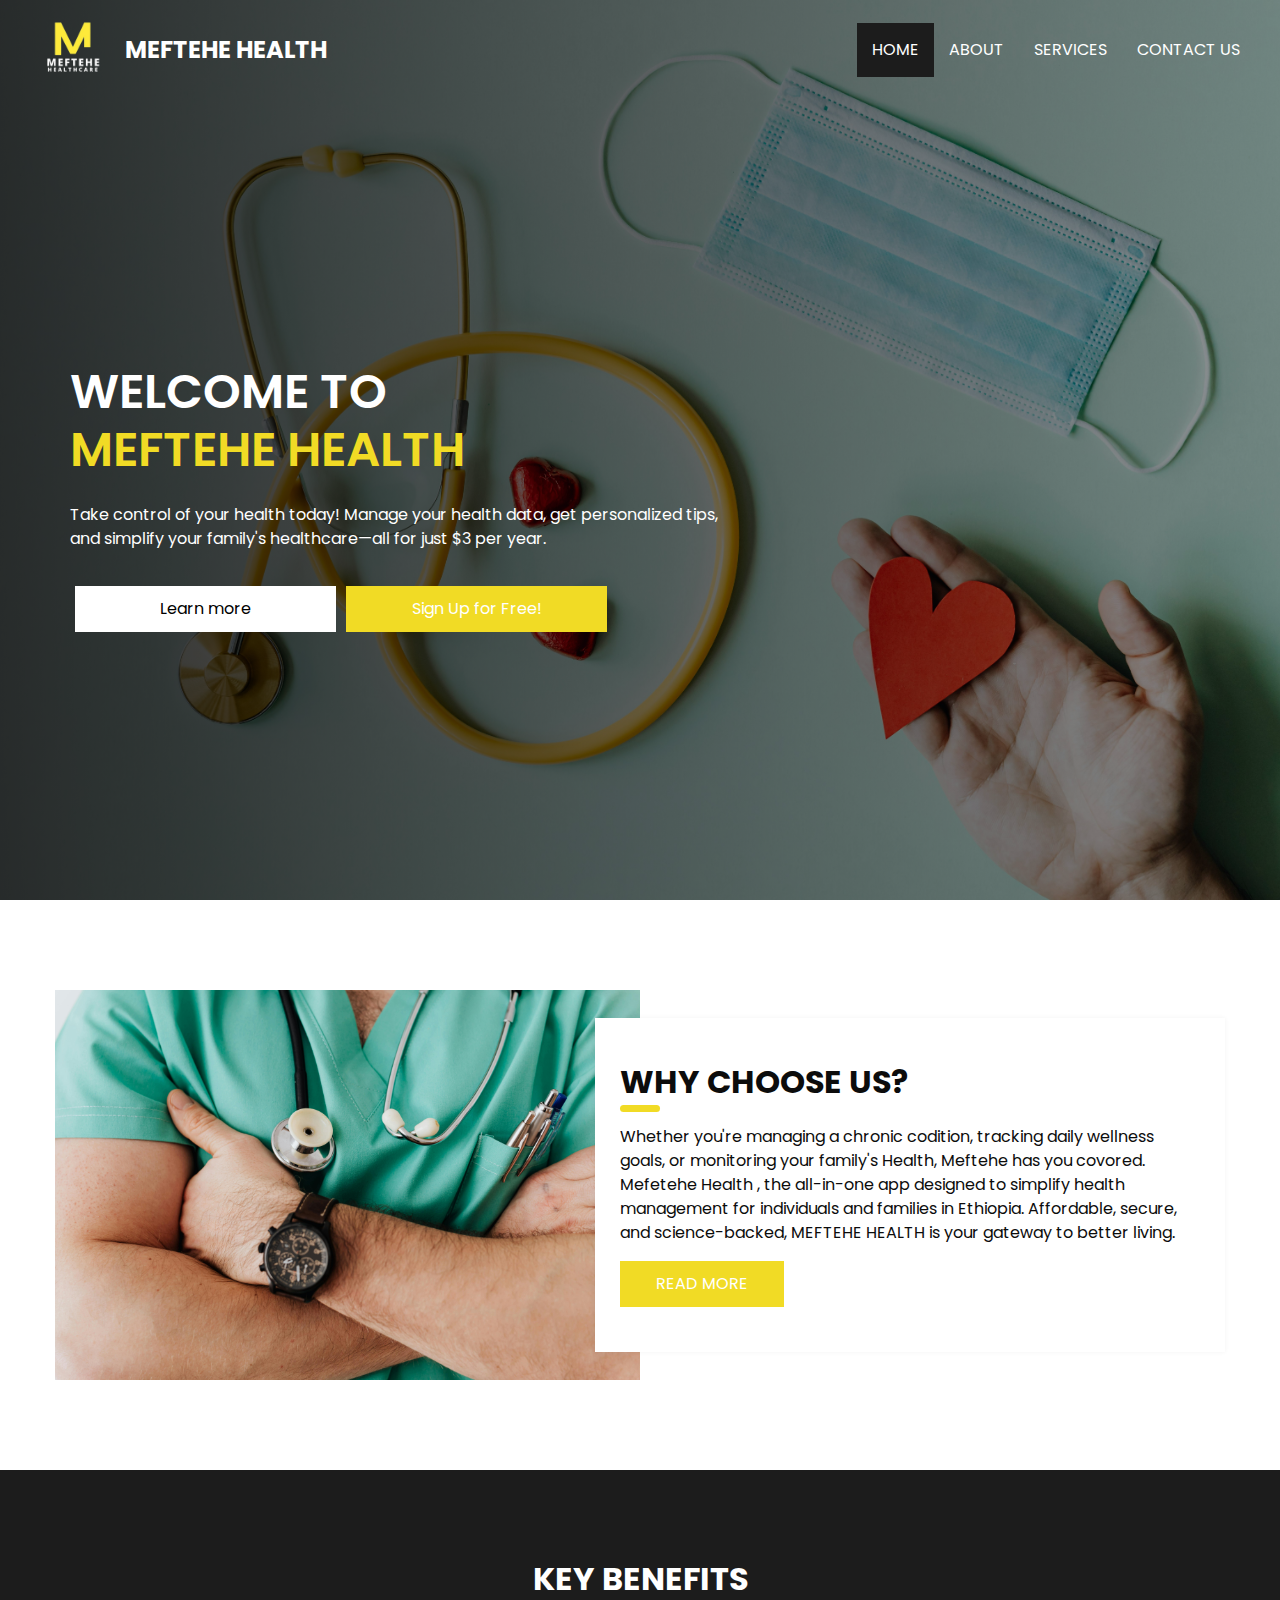
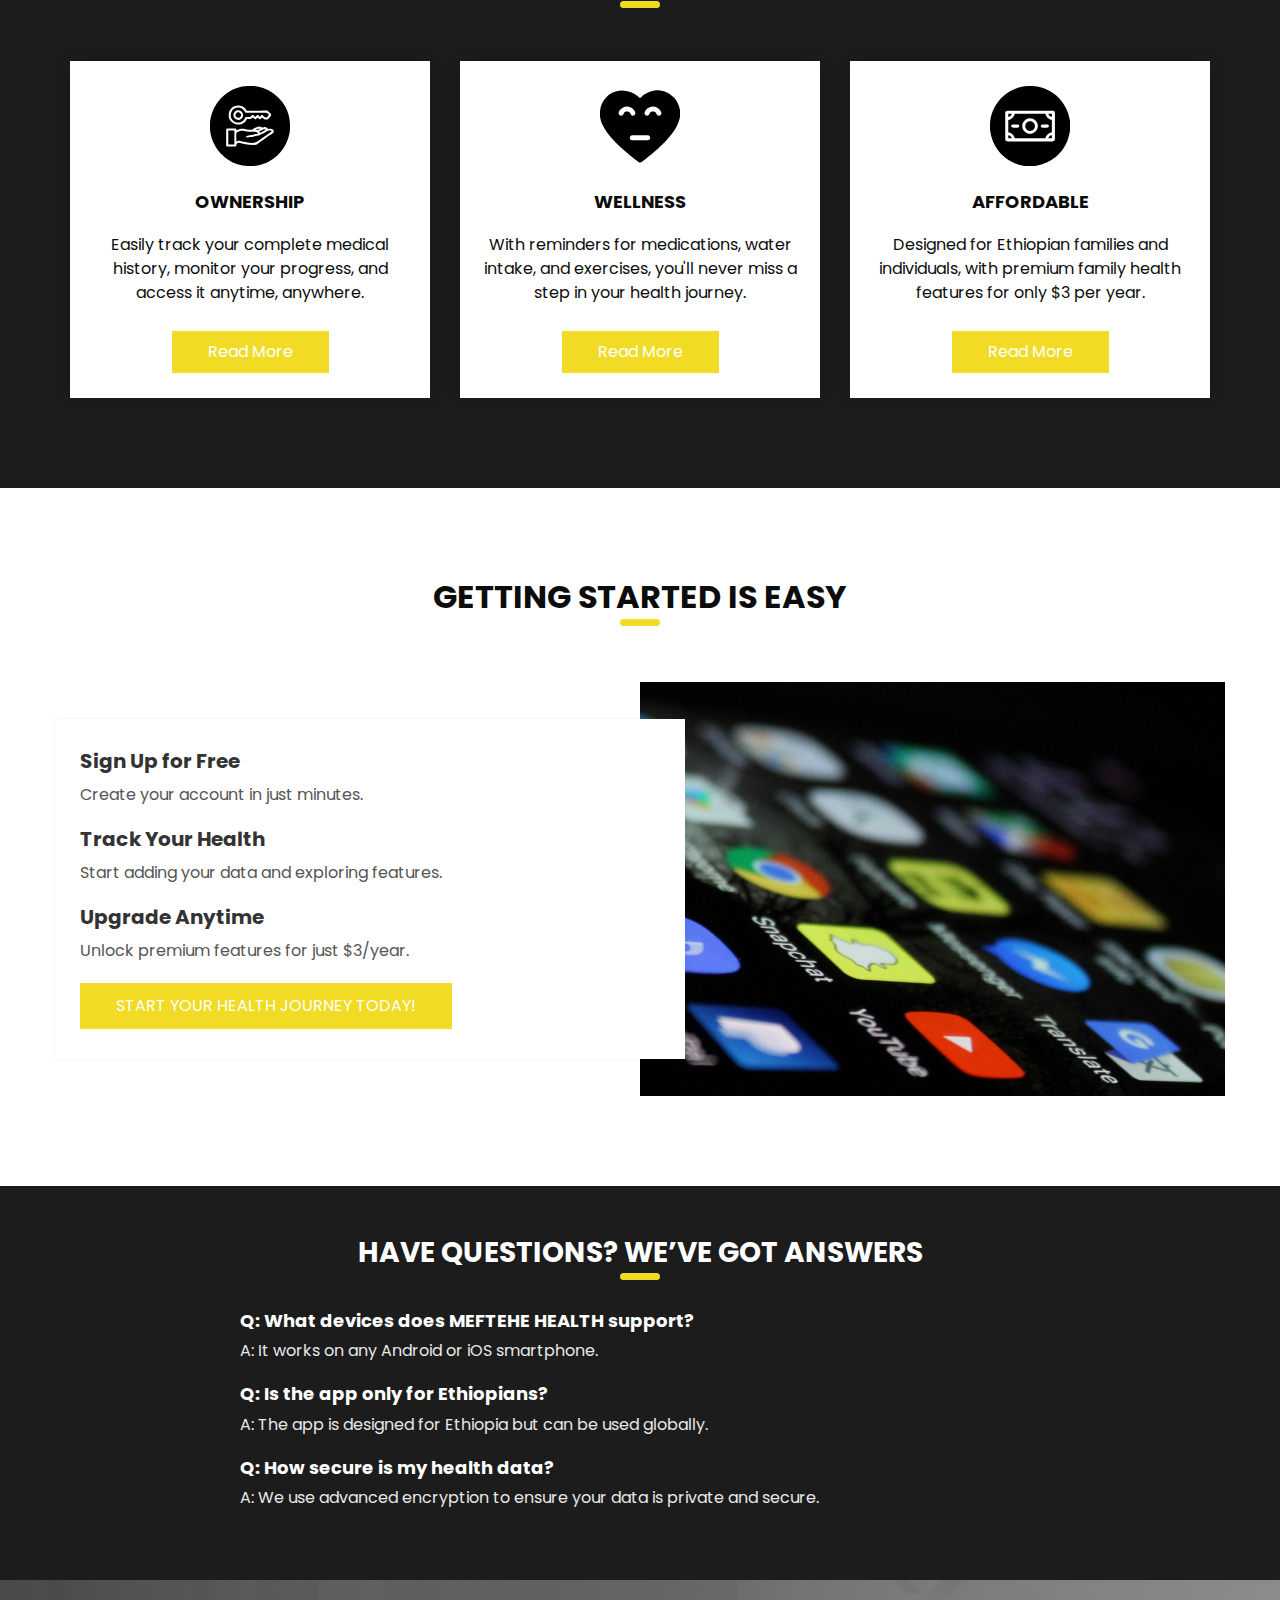
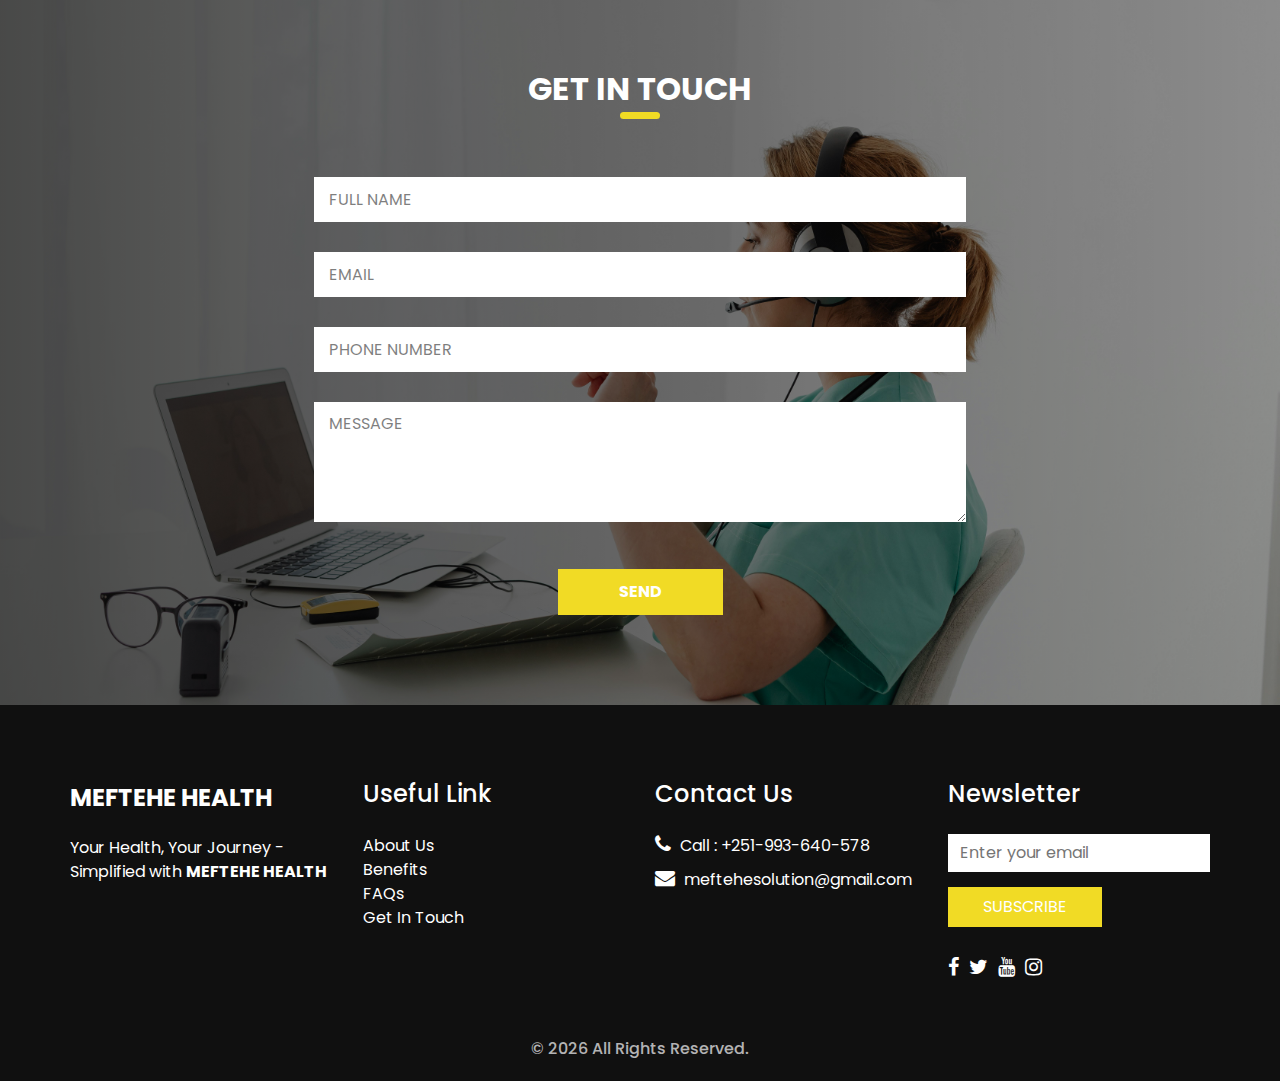
<file: index.html>
<!DOCTYPE html>
<html>
  <head>
    <!-- Basic -->
    <meta charset="utf-8" />
    <meta http-equiv="X-UA-Compatible" content="IE=edge" />
    <!-- Mobile Metas -->
    <meta
      name="viewport"
      content="width=device-width, initial-scale=1, shrink-to-fit=no"
    />
    <!-- Site Metas -->
    <meta name="keywords" content="" />
    <meta name="description" content="" />
    <meta name="author" content="" />
    <link rel="shortcut icon" href="images/favicon.png" type="image/x-icon" />

    <title>MEFTEHE HEALTH</title>

    <!-- bootstrap core css -->
    <link rel="stylesheet" type="text/css" href="css/bootstrap.css" />

    <!-- fonts style -->
    <link
      href="https://fonts.googleapis.com/css?family=Open+Sans:400,700|Poppins:400,600,700&display=swap"
      rel="stylesheet"
    />

    <!-- Custom styles for this template -->
    <link href="css/style.css" rel="stylesheet" />
    <!-- responsive style -->
    <link href="css/responsive.css" rel="stylesheet" />
  </head>

  <body>
    <div class="hero_area">
      <!-- header section strats -->
      <div class="hero_bg_box">
        <div class="img-box">
          <img src="images/hero-bg2.jpg" alt="" />
        </div>
      </div>

      <header class="header_section">
        <div class="header_top">
          <div class="container-fluid">
            <div class="contact_link-container">
              <!-- <a href="" class="contact_link1">
                <i class="fa fa-map-marker" aria-hidden="true"></i>
                <span> Lorem ipsum dolor sit amet, </span>
              </a> -->
              <a href="" class="contact_link2">
                <i class="fa fa-phone" aria-hidden="true"></i>
                <span> Call : +251-993-640-578 </span>
              </a>
              <a href="" class="contact_link3">
                <i class="fa fa-envelope" aria-hidden="true"></i>
                <span> meftehesolution@gmail.com </span>
              </a>
            </div>
          </div>
        </div>
        <div class="header_bottom">
          <div class="container-fluid">
            <nav class="navbar navbar-expand-lg custom_nav-container">
              <img src="images/logo-white.png" alt="" width="100px" />
              <a class="navbar-brand" href="index.html">
                <span> MEFTEHE HEALTH </span>
              </a>
              <button
                class="navbar-toggler"
                type="button"
                data-toggle="collapse"
                data-target="#navbarSupportedContent"
                aria-controls="navbarSupportedContent"
                aria-expanded="false"
                aria-label="Toggle navigation"
              >
                <span class=""></span>
              </button>

              <div
                class="collapse navbar-collapse ml-auto"
                id="navbarSupportedContent"
              >
                <ul class="navbar-nav">
                  <li class="nav-item active">
                    <a class="nav-link" href="index.html"
                      >Home <span class="sr-only">(current)</span></a
                    >
                  </li>
                  <li class="nav-item">
                    <a class="nav-link" href="about.html"> About</a>
                  </li>
                  <li class="nav-item">
                    <a class="nav-link" href="service.html"> Services </a>
                  </li>
                  <!-- <li class="nav-item">
                    <a class="nav-link" href="guard.html"> Guards </a>
                  </li> -->
                  <li class="nav-item">
                    <a class="nav-link" href="contact.html">Contact us</a>
                  </li>
                </ul>
              </div>
            </nav>
          </div>
        </div>
      </header>
      <!-- end header section -->
      <!-- slider section -->
      <section class="slider_section">
        <div
          id="carouselExampleIndicators"
          class="carousel slide"
          data-ride="carousel"
        >
        <div class="container">
          <div class="row">
            <div class="col-lg-7 col-sm-12">
              <div class="detail-box">
                <h1>
                  Welcome to <br />
                  <span> MEFTEHE HEALTH </span>
                </h1>
                <p>
                  Take control of your health today! Manage your health
                  data, get personalized tips, and simplify your family's
                  healthcare—all for just $3 per year.
                </p>
                <div class="btn-box">
                  <a href="" class="btn-1">Learn more</a>
                  <a href="" class="btn-2">Sign Up for Free!</a>
                </div>
              </div>
            </div>
          </div>
        </div>
      </section>
      <!-- end slider section -->
    </div>

    <!-- about section -->

    <section class="about_section layout_padding">
      <div class="container">
        <div class="row">
          <div class="col-lg-6 col-sm-12 px-0">
            <div class="img_container">
              <div class="img-box">
                <img src="images/who-are-we.jpg" alt="" />
              </div>
            </div>
          </div>
          <div class="col-lg-6 col-sm-12 px-0">
            <div class="detail-box">
              <div class="heading_container">
                <h2>Why choose us?</h2>
              </div>
              <p>
                Whether you're managing a chronic codition, tracking daily wellness goals, or monitoring your family's Health, Meftehe has you covored. Mefetehe Health , the all-in-one app designed to simplify health management for individuals and families in Ethiopia. Affordable, secure, and science-backed, MEFTEHE HEALTH is your gateway to better living.
              </p>
              <div class="btn-box">
                <a href=""> Read More </a>
              </div>
            </div>
          </div>
        </div>
      </div>
    </section>

    <!-- end about section -->

    <!-- service section -->

    <section class="service_section layout_padding">
      <div class="container">
        <div class="heading_container heading_center">
          <h2>Key Benefits</h2>
        </div>
        <div class="row">
          <div class="col-md-4">
            <div class="box">
              <div class="img-box">
                <!-- <svg
                  enable-background="new 0 0 512 512"
                  height="512"
                  viewBox="0 0 512 512"
                  width="512"
                  xmlns="http://www.w3.org/2000/svg"
                >
                  <g>
                    <g>
                      <circle cx="256" cy="125" r="15" />
                      <path
                        d="m356 262c-18.955 0-35.996-10.532-44.472-27.484l-2.111-4.223c-2.541-5.083-7.735-8.293-13.417-8.293h-80c-5.682 0-10.876 3.21-13.417 8.292l-2.111 4.222c-8.476 16.954-25.517 27.486-44.472 27.486-8.284 0-15 6.716-15 15v85.597c0 33.654 10.619 65.715 30.708 92.716 20.089 27 47.747 46.384 79.982 56.054 1.406.422 2.858.633 4.31.633s2.904-.211 4.31-.633c32.235-9.67 59.893-29.054 79.982-56.054 20.089-27.001 30.708-59.062 30.708-92.716v-85.597c0-8.284-6.716-15-15-15zm-46.967 87.322-56.568 56.568c-2.929 2.929-6.768 4.394-10.606 4.394s-7.678-1.464-10.606-4.394l-28.284-28.284c-5.858-5.858-5.858-15.355 0-21.213 5.857-5.858 15.355-5.858 21.213 0l17.678 17.677 45.962-45.961c5.857-5.858 15.355-5.858 21.213 0 5.856 5.858 5.856 15.355-.002 21.213z"
                      />
                      <g>
                        <path
                          d="m485.371 179.287-220-176c-5.479-4.383-13.263-4.383-18.741 0l-220 176c-6.469 5.175-7.518 14.614-2.342 21.083 5.175 6.468 14.614 7.517 21.083 2.342l30.629-24.503v232.791c0 8.284 6.716 15 15 15h31.119c-7.333-20.12-11.119-41.476-11.119-63.403v-85.597c0-24.813 20.187-45 45-45 7.632 0 14.226-4.075 17.639-10.901l2.112-4.224c7.67-15.342 23.093-24.875 40.249-24.875h80c17.156 0 32.579 9.533 40.25 24.878l2.111 4.223c3.412 6.824 10.007 10.899 17.639 10.899 24.813 0 45 20.187 45 45v85.597c0 21.927-3.786 43.283-11.119 63.403h31.119c8.284 0 15-6.716 15-15v-232.791l30.629 24.503c2.766 2.213 6.075 3.288 9.361 3.288 4.4 0 8.76-1.927 11.722-5.63 5.176-6.469 4.127-15.908-2.341-21.083zm-229.371-9.287c-24.813 0-45-20.187-45-45s20.187-45 45-45 45 20.187 45 45-20.187 45-45 45z"
                        />
                      </g>
                    </g>
                    <g>
                      <path
                        d="m156 15c0-8.284-6.716-15-15-15h-30c-8.284 0-15 6.716-15 15v70.372l60-48z"
                      />
                    </g>
                  </g>
                </svg> -->
                <img src="images/hand.svg" alt="Ownership" width="80px" />
              </div>
              <div class="detail-box">
                <h6>Ownership</h6>
                <p>
                  Easily track your complete medical history, monitor your
                  progress, and access it anytime, anywhere.
                </p>
                <a href=""> Read More </a>
              </div>
            </div>
          </div>
          <div class="col-md-4">
            <div class="box">
              <div class="img-box">
                <!-- <svg
                  version="1.1"
                  xmlns="http://www.w3.org/2000/svg"
                  xmlns:xlink="http://www.w3.org/1999/xlink"
                  x="0px"
                  y="0px"
                  viewBox="0 0 512 512"
                  style="enable-background: new 0 0 512 512"
                  xml:space="preserve"
                >
                  <g>
                    <g>
                      <g>
                        <circle cx="219.429" cy="393.143" r="18.286" />
                        <path
                          d="M219.429,329.143c-40.396,0-73.143,32.747-73.143,73.143c0,40.396,32.747,73.143,73.143,73.143
          c40.396,0,73.143-32.747,73.143-73.143C292.525,361.909,259.805,329.189,219.429,329.143z M228.571,428.416V448
          c0,5.049-4.093,9.143-9.143,9.143c-5.049,0-9.143-4.093-9.143-9.143v-19.584c-17.831-4.604-29.458-21.749-27.137-40.018
          c2.32-18.269,17.864-31.963,36.28-31.963c18.416,0,33.959,13.694,36.28,31.963C258.029,406.667,246.403,423.812,228.571,428.416z
          "
                        />
                        <path
                          d="M402.286,274.286v-36.571c-0.01-10.095-8.191-18.276-18.286-18.286H215.772c-12.18-0.01-23.558-6.08-30.348-16.192
          l-20.321-30.487c-3.392-5.109-9.117-8.179-15.25-8.179H54.857c-10.095,0.01-18.276,8.191-18.286,18.286v310.857
          c0.01,10.095,8.191,18.276,18.286,18.286h352.516c-3.294-5.533-5.051-11.846-5.088-18.286V274.286z M304.069,436.92
          c-14.047,34.375-47.506,56.826-84.64,56.795c-37.135,0.031-70.593-22.419-84.64-56.795c-14.047-34.375-5.888-73.833,20.64-99.818
          v-35.388c0.04-35.33,28.67-63.96,64-64c35.33,0.039,63.961,28.67,64,64v35.388C309.957,363.087,318.116,402.545,304.069,436.92z"
                        />
                        <path
                          d="M384,73.143h41.929l-60.214-60.214v41.929C365.724,64.952,373.905,73.133,384,73.143z"
                        />
                        <path
                          d="M265.143,323.227v-21.513c-0.044-25.229-20.485-45.67-45.714-45.714c-25.235,0.03-45.685,20.479-45.714,45.714v21.513
          C201.959,306.734,236.898,306.734,265.143,323.227z"
                        />
                        <path
                          d="M420.571,256v219.429c10.095-0.01,18.276-8.191,18.286-18.286V91.429H384c-20.188-0.023-36.548-16.383-36.571-36.571V0
          h-256C81.334,0.01,73.153,8.191,73.143,18.286v128h76.71c12.247-0.005,23.684,6.122,30.464,16.321l20.295,30.446
          c3.395,5.048,9.077,8.08,15.161,8.089H384c20.188,0.023,36.548,16.383,36.571,36.571V256z M310.857,182.857h-91.429
          c-5.049,0-9.143-4.093-9.143-9.143s4.093-9.143,9.143-9.143h91.429c5.049,0,9.143,4.093,9.143,9.143
          S315.907,182.857,310.857,182.857z M310.857,146.286H201.143c-5.049,0-9.143-4.093-9.143-9.143c0-5.049,4.093-9.143,9.143-9.143
          h109.714c5.049,0,9.143,4.093,9.143,9.143C320,142.192,315.907,146.286,310.857,146.286z M310.857,109.714H109.714
          c-5.049,0-9.143-4.093-9.143-9.143c0-5.049,4.093-9.143,9.143-9.143h201.143c5.049,0,9.143,4.093,9.143,9.143
          C320,105.621,315.907,109.714,310.857,109.714z M310.857,73.143H109.714c-5.049,0-9.143-4.093-9.143-9.143
          s4.093-9.143,9.143-9.143h201.143c5.049,0,9.143,4.093,9.143,9.143S315.907,73.143,310.857,73.143z"
                        />
                        <path
                          d="M457.143,265.143v192c-0.023,20.188-16.383,36.548-36.571,36.571c0.01,10.095,8.191,18.276,18.286,18.286h18.286
          c10.095-0.01,18.276-8.191,18.286-18.286V283.429C475.419,273.334,467.238,265.153,457.143,265.143z"
                        />
                      </g>
                    </g>
                  </g>
                  <g></g>
                  <g></g>
                  <g></g>
                  <g></g>
                  <g></g>
                  <g></g>
                  <g></g>
                  <g></g>
                  <g></g>
                  <g></g>
                  <g></g>
                  <g></g>
                  <g></g>
                  <g></g>
                  <g></g>
                </svg> -->
                <img src="images/sceptic.svg" alt="Tracking" width="80px" />
              </div>
              <div class="detail-box">
                <h6>Wellness</h6>
                <p>
                  With reminders for medications, water intake, and exercises,
                  you'll never miss a step in your health journey.
                </p>
                <a href=""> Read More </a>
              </div>
            </div>
          </div>
          <div class="col-md-4">
            <div class="box">
              <div class="img-box">
                <!-- <svg
                  version="1.1"
                  xmlns="http://www.w3.org/2000/svg"
                  xmlns:xlink="http://www.w3.org/1999/xlink"
                  x="0px"
                  y="0px"
                  viewBox="0 0 512 512"
                  style="enable-background: new 0 0 512 512"
                  xml:space="preserve"
                >
                  <g>
                    <g>
                      <path
                        d="M332,423.518V512h60v-15C392,460.784,366.197,430.487,332,423.518z"
                      />
                    </g>
                  </g>
                  <g>
                    <g>
                      <path
                        d="M407,272h-38.298c6.211-9.549,11.184-21.85,14.971-32.595c38.58-3.058,69.119-35.067,69.119-74.405
                 c0-24.814-20.186-45-45-45h-17.263c-3.373-30.112-16.168-58.339-38.108-80.581C326.639,14.004,290.742,0,255,0
                 c-69.309,0-125.911,52.685-133.484,120H105c-24.814,0-45,20.186-45,45c0,24.476,11.836,46.095,30.066,59.685
                 C90.062,224.797,90,224.888,90,225v48.516C39.25,280.873,0,324.245,0,377v60c0,41.353,33.633,75,75,75h227v-90h-15H105
                 c-8.291,0-15-6.709-15-15v-60c0-8.291,6.709-15,15-15s15,6.709,15,15v45h120v-61.373c4.988,0.569,9.946,1.373,15,1.373
                 s12.012-0.804,17-1.373V392h15h30h75v-45c0-8.291,6.709-15,15-15c8.291,0,15,6.709,15,15v60c0,8.291-6.709,15-15,15h-16.75
                 c19.534,19.08,31.75,45.608,31.75,75v15h15c41.367,0,75-33.647,75-75v-60C512,319.109,464.891,272,407,272z M392,195v-45h15.791
                 c8.262,0,15,6.724,15,15c0,20.33-13.638,37.354-32.179,42.914C391.033,203.597,392,199.378,392,195z M255,30
                 c27.803,0,56.229,10.928,76.209,30.63c16.238,16.45,26.111,37.178,29.319,59.37H287c-8.291,0-15,6.709-15,15v15h-32v-15
                 c0-8.291-6.709-15-15-15h-73.484C158.873,69.25,202.244,30,255,30z M90,165c0-8.276,6.738-15,15-15h15v45
                 c0,4.292,0.956,8.425,1.362,12.66C103.239,201.843,90,185.03,90,165z M120,272v-34.219c2.75,0.564,5.449,1.283,8.298,1.542
                 c3.787,10.774,8.774,23.103,15,32.677H120z M326.316,275.706c-29.136,25.422-72.715,31.761-108.047,19.067
                 c-11.777-4.237-22.866-10.593-32.578-19.063c-20.881-18.376-33.043-46.22-34.929-73.644C159.448,206.968,169.332,210,180,210
                 c11.235,0,21.636-3.298,30.637-8.694C213.739,223.118,232.346,240,255,240c8.291,0,17-6.709,17-15s-8.709-15-17-15
                 c-8.262,0-15-6.724-15-15v-15h40.346c10.411,17.847,29.55,30,51.654,30c10.668,0,20.552-3.032,29.238-7.934
                 C359.352,229.501,347.186,257.357,326.316,275.706z"
                      />
                    </g>
                  </g>
                  <g></g>
                  <g></g>
                  <g></g>
                  <g></g>
                  <g></g>
                  <g></g>
                  <g></g>
                  <g></g>
                  <g></g>
                  <g></g>
                  <g></g>
                  <g></g>
                  <g></g>
                  <g></g>
                  <g></g>
                </svg> -->
                <img src="images/money.svg" alt="Ownership" width="80px" />
              </div>
              <div class="detail-box">
                <h6>Affordable</h6>
                <p>
                  Designed for Ethiopian families and individuals, with premium
                  family health features for only $3 per year.
                </p>
                <a href=""> Read More </a>
              </div>
            </div>
          </div>
        </div>
      </div>
    </section>

    <!-- end service section -->

    <!-- client section -->

    <!-- <section class="client_section layout_padding">
      <div class="container">
        <div class="heading_container heading_center">
          <h2>What is says our clients</h2>
        </div>
        <div
          id="carouselExampleControls"
          class="carousel slide"
          data-ride="carousel"
        >
          <div class="carousel-inner">
            <div class="carousel-item active">
              <div class="box">
                <div class="img-box">
                  <img src="images/client.png" alt="" />
                </div>
                <div class="detail-box">
                  <h4>Minim Veniam</h4>
                  <p>
                    Lorem ipsum dolor sit amet, consectetur adipiscing elit, sed
                    do eiusmod tempor incididunt ut labore et dolore magna
                    aliqua. Ut enim ad minim veniam, quis nostrud exercitation
                    ullamco laboris nisi ut aliquip
                  </p>
                </div>
              </div>
            </div>
            <div class="carousel-item">
              <div class="box">
                <div class="img-box">
                  <img src="images/client.png" alt="" />
                </div>
                <div class="detail-box">
                  <h4>Minim Veniam</h4>
                  <p>
                    Lorem ipsum dolor sit amet, consectetur adipiscing elit, sed
                    do eiusmod tempor incididunt ut labore et dolore magna
                    aliqua. Ut enim ad minim veniam, quis nostrud exercitation
                    ullamco laboris nisi ut aliquip
                  </p>
                </div>
              </div>
            </div>
            <div class="carousel-item">
              <div class="box">
                <div class="img-box">
                  <img src="images/client.png" alt="" />
                </div>
                <div class="detail-box">
                  <h4>Minim Veniam</h4>
                  <p>
                    Lorem ipsum dolor sit amet, consectetur adipiscing elit, sed
                    do eiusmod tempor incididunt ut labore et dolore magna
                    aliqua. Ut enim ad minim veniam, quis nostrud exercitation
                    ullamco laboris nisi ut aliquip
                  </p>
                </div>
              </div>
            </div>
          </div>
          <div class="carousel_btn-box">
            <a
              class="carousel-control-prev"
              href="#carouselExampleControls"
              role="button"
              data-slide="prev"
            >
              <i class="fa fa-angle-left" aria-hidden="true"></i>
              <span class="sr-only">Previous</span>
            </a>
            <a
              class="carousel-control-next"
              href="#carouselExampleControls"
              role="button"
              data-slide="next"
            >
              <i class="fa fa-angle-right" aria-hidden="true"></i>
              <span class="sr-only">Next</span>
            </a>
          </div>
        </div>
      </div>
    </section> -->

    <!-- end client section -->

    <!-- how it works section -->

    <section class="how_it_works_section layout_padding">
      <div class="container">
        <div class="heading_container heading_center">
          <h2>Getting Started is Easy</h2>
        </div>
        <div class="row mt-5">
          <div class="col-lg-6 col-sm-12 px-0">
            <div class="detail-box">
              <h4>Sign Up for Free</h4>
              <p>Create your account in just minutes.</p>
              <h4>Track Your Health</h4>
              <p>Start adding your data and exploring features.</p>
              <h4>Upgrade Anytime</h4>
              <p>Unlock premium features for just $3/year.</p>
              <div class="btn-box">
                <a href="#">Start Your Health Journey Today!</a>
              </div>
            </div>
          </div>
          <div class="col-lg-6 col-sm-12 px-0">
            <div class="img_container">
              <div class="img-box">
                <img src="images/how-it-works2.jpg" alt="How It Works" />
              </div>
            </div>
          </div>
        </div>
      </div>
    </section>

    <!-- end how it works section -->

    <!-- faq section -->

    <section class="faq_section layout_padding">
      <div class="container">
        <div class="heading_container heading_center">
          <h2>Have Questions? We’ve Got Answers</h2>
        </div>
        <div class="faq_container">
          <div class="faq_item">
            <h4>Q: What devices does MEFTEHE HEALTH support?</h4>
            <p>A: It works on any Android or iOS smartphone.</p>
          </div>
          <div class="faq_item">
            <h4>Q: Is the app only for Ethiopians?</h4>
            <p>A: The app is designed for Ethiopia but can be used globally.</p>
          </div>
          <div class="faq_item">
            <h4>Q: How secure is my health data?</h4>
            <p>
              A: We use advanced encryption to ensure your data is private and
              secure.
            </p>
          </div>
        </div>
      </div>
    </section>

    <!-- end faq section -->

    <!-- team section -->

    <!-- <section class="team_section layout_padding">
      <div class="container">
        <div class="heading_container heading_center">
          <h2>About us</h2>
          <p>
            <strong>Built for Ethiopians, by Ethiopians</strong> - MEFTEHE
            HEALTH is committed to revolutionizing healthcare management in
            Ethiopia by providing accessible, culturally relevant tools for
            individuals and families.
          </p>
        </div>
        <div class="row">
          <div class="col-md-4 col-sm-6 mx-auto">
            <div class="box">
              <div class="img-box">
                <img src="images/t1.jpg" alt="" />
              </div>
              <div class="detail-box">
                <h5>Martin Anderson</h5>
                <h6 class="">supervisor</h6>
              </div>
            </div>
          </div>
          <div class="col-md-4 col-sm-6 mx-auto">
            <div class="box">
              <div class="img-box">
                <img src="images/t2.jpg" alt="" />
              </div>
              <div class="detail-box">
                <h5>Denny Butler</h5>
                <h6 class="">supervisor</h6>
              </div>
            </div>
          </div>
          <div class="col-md-4 col-sm-6 mx-auto">
            <div class="box">
              <div class="img-box">
                <img src="images/t3.jpg" alt="" />
              </div>
              <div class="detail-box">
                <h5>Nathan Mcpherson</h5>
                <h6 class="">supervisor</h6>
              </div>
            </div>
          </div>
        </div>
        <div class="row">
          <div class="col-md-4 col-sm-6 mx-auto">
            <div class="box">
              <div class="img-box">
                <img src="images/t1.jpg" alt="" />
              </div>
              <div class="detail-box">
                <h5>Martin Anderson</h5>
                <h6 class="">supervisor</h6>
              </div>
            </div>
          </div>
          <div class="col-md-4 col-sm-6 mx-auto">
            <div class="box">
              <div class="img-box">
                <img src="images/t2.jpg" alt="" />
              </div>
              <div class="detail-box">
                <h5>Denny Butler</h5>
                <h6 class="">supervisor</h6>
              </div>
            </div>
          </div>
          <div class="col-md-4 col-sm-6 mx-auto">
            <div class="box">
              <div class="img-box">
                <img src="images/t3.jpg" alt="" />
              </div>
              <div class="detail-box">
                <h5>Nathan Mcpherson</h5>
                <h6 class="">supervisor</h6>
              </div>
            </div>
          </div>
        </div>
       
      </div>
    </section> -->

    <!-- end team section -->

    <!-- contact section -->

    <section class="contact_section layout_padding">
      <div class="contact_bg_box">
        <div class="img-box">
          <img src="images/contact-us.jpg" alt="" />
        </div>
      </div>
      <div class="container">
        <div class="heading_container heading_center">
          <h2>Get In touch</h2>
        </div>
        <div class="">
          <div class="row">
            <div class="col-md-7 mx-auto">
              <form action="#">
                <div class="contact_form-container">
                  <div>
                    <div>
                      <input type="text" placeholder="Full Name" />
                    </div>
                    <div>
                      <input type="email" placeholder="Email " />
                    </div>
                    <div>
                      <input type="text" placeholder="Phone Number" />
                    </div>
                    <div class="">
                      <textarea
                        type="text"
                        placeholder="Message"
                        class="message_input"
                      ></textarea>
                    </div>
                    <div class="btn-box">
                      <button type="submit">Send</button>
                    </div>
                  </div>
                </div>
              </form>
            </div>
          </div>
        </div>
      </div>
    </section>

    <!-- end contact section -->

    <!-- info section -->
    <section class="info_section">
      <div class="container">
        <div class="row">
          <div class="col-md-3">
            <div class="info_logo">
              <a class="navbar-brand" href="index.html">
                <span> MEFTEHE HEALTH </span>
              </a>
              <p>
                Your Health, Your Journey - Simplified with
                <strong>MEFTEHE HEALTH</strong>
              </p>
            </div>
          </div>
          <div class="col-md-3">
            <div class="info_links">
              <h5>Useful Link</h5>
              <ul>
                <li>
                  <a href="">About Us</a>
                </li>
                <li>
                  <a href="">Benefits</a>
                </li>
                <li>
                  <a href="">FAQs </a>
                </li>
                <li>
                  <a href="">Get In Touch</a>
                </li>
              </ul>
            </div>
          </div>
          <div class="col-md-3">
            <div class="info_info">
              <h5>Contact Us</h5>
            </div>
            <div class="info_contact">
              <!-- <a href="" class="">
                <i class="fa fa-map-marker" aria-hidden="true"></i>
                <span> Lorem ipsum dolor sit amet, </span>
              </a> -->
              <a href="" class="">
                <i class="fa fa-phone" aria-hidden="true"></i>
                <span> Call : +251-993-640-578 </span>
              </a>
              <a href="" class="">
                <i class="fa fa-envelope" aria-hidden="true"></i>
                <span> meftehesolution@gmail.com </span>
              </a>
            </div>
          </div>
          <div class="col-md-3">
            <div class="info_form">
              <h5>Newsletter</h5>
              <form action="#">
                <input type="email" placeholder="Enter your email" />
                <button>Subscribe</button>
              </form>
              <div class="social_box">
                <a href="">
                  <i class="fa fa-facebook" aria-hidden="true"></i>
                </a>
                <a href="">
                  <i class="fa fa-twitter" aria-hidden="true"></i>
                </a>
                <a href="">
                  <i class="fa fa-youtube" aria-hidden="true"></i>
                </a>
                <a href="">
                  <i class="fa fa-instagram" aria-hidden="true"></i>
                </a>
              </div>
            </div>
          </div>
        </div>
      </div>
    </section>

    <!-- end info_section -->

    <!-- footer section -->
    <footer class="container-fluid footer_section">
      <p>
        &copy; <span id="currentYear"></span> All Rights Reserved.
      </p>
    </footer>
    <!-- footer section -->

    <script src="js/jquery-3.4.1.min.js"></script>
    <script src="js/bootstrap.js"></script>
    <script src="js/custom.js"></script>
  </body>
</html>
</file>
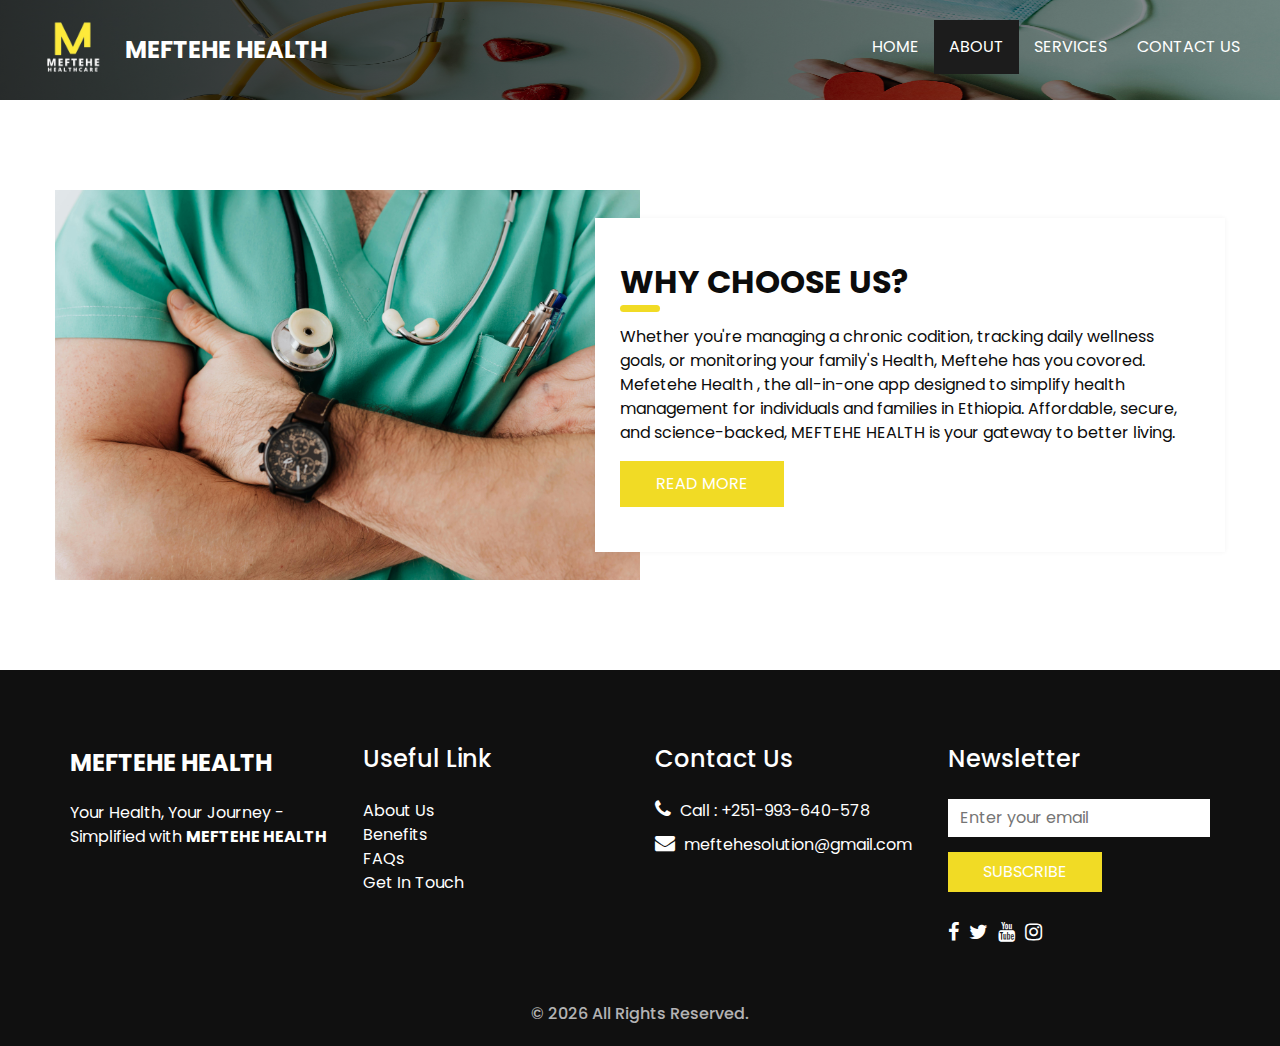
<file: about.html>
<!DOCTYPE html>
<html>
  <head>
    <!-- Basic -->
    <meta charset="utf-8" />
    <meta http-equiv="X-UA-Compatible" content="IE=edge" />
    <!-- Mobile Metas -->
    <meta
      name="viewport"
      content="width=device-width, initial-scale=1, shrink-to-fit=no"
    />
    <!-- Site Metas -->
    <meta name="keywords" content="" />
    <meta name="description" content="" />
    <meta name="author" content="" />
    <link rel="shortcut icon" href="images/favicon.png" type="image/x-icon" />

    <title>MEFTEHE HEALTH</title>

    <!-- bootstrap core css -->
    <link rel="stylesheet" type="text/css" href="css/bootstrap.css" />

    <!-- fonts style -->
    <link
      href="https://fonts.googleapis.com/css?family=Open+Sans:400,700|Poppins:400,600,700&display=swap"
      rel="stylesheet"
    />

    <!-- Custom styles for this template -->
    <link href="css/style.css" rel="stylesheet" />
    <!-- responsive style -->
    <link href="css/responsive.css" rel="stylesheet" />
  </head>

  <body class="sub_page">
    <div class="hero_area">
      <!-- header section strats -->
      <div class="hero_bg_box">
        <div class="img-box">
          <img src="images/banner.jpg" alt="" />
        </div>
      </div>

      <header class="header_section">
        <div class="header_top">
          <div class="container-fluid">
            <div class="contact_link-container">
              <!-- <a href="" class="contact_link1">
              <i class="fa fa-map-marker" aria-hidden="true"></i>
              <span> Lorem ipsum dolor sit amet, </span>
            </a> -->
              <a href="" class="contact_link2">
                <i class="fa fa-phone" aria-hidden="true"></i>
                <span> Call : +251-993-640-578 </span>
              </a>
              <a href="" class="contact_link3">
                <i class="fa fa-envelope" aria-hidden="true"></i>
                <span> meftehesolution@gmail.com </span>
              </a>
            </div>
          </div>
        </div>
        <div class="header_bottom">
          <div class="container-fluid">
            <nav class="navbar navbar-expand-lg custom_nav-container">
              <img src="images/logo-white.png" alt="" width="100px" />
              <a class="navbar-brand" href="index.html">
                <span> MEFTEHE HEALTH </span>
              </a>
              <button
                class="navbar-toggler"
                type="button"
                data-toggle="collapse"
                data-target="#navbarSupportedContent"
                aria-controls="navbarSupportedContent"
                aria-expanded="false"
                aria-label="Toggle navigation"
              >
                <span class=""></span>
              </button>

              <div
                class="collapse navbar-collapse ml-auto"
                id="navbarSupportedContent"
              >
                <ul class="navbar-nav">
                  <li class="nav-item">
                    <a class="nav-link" href="index.html">Home</a>
                  </li>
                  <li class="nav-item active">
                    <a class="nav-link" href="about.html">
                      About <span class="sr-only">(current)</span></a
                    >
                  </li>
                  <li class="nav-item">
                    <a class="nav-link" href="service.html"> Services </a>
                  </li>
                  <!-- <li class="nav-item">
                  <a class="nav-link" href="guard.html"> Guards </a>
                </li> -->
                  <li class="nav-item">
                    <a class="nav-link" href="contact.html">Contact us</a>
                  </li>
                </ul>
              </div>
            </nav>
          </div>
        </div>
      </header>
      <!-- end header section -->
    </div>

    <!-- about section -->

    <section class="about_section layout_padding">
      <div class="container">
        <div class="row">
          <div class="col-md-6 px-0">
            <div class="img_container">
              <div class="img-box">
                <img src="images/who-are-we.jpg" alt="" />
              </div>
            </div>
          </div>
          <div class="col-md-6 px-0">
            <div class="detail-box">
              <div class="heading_container">
                <h2>Why choose us?</h2>
              </div>
              <p>
                Whether you're managing a chronic codition, tracking daily wellness goals, or monitoring your family's Health, Meftehe has you covored. Mefetehe Health , the all-in-one app designed to simplify health management for individuals and families in Ethiopia. Affordable, secure, and science-backed, MEFTEHE HEALTH is your gateway to better living.

              </p>
              <div class="btn-box">
                <a href=""> Read More </a>
              </div>
            </div>
          </div>
        </div>
      </div>
    </section>

    <!-- end about section -->

    <!-- info section -->
    <section class="info_section">
      <div class="container">
        <div class="row">
          <div class="col-md-3">
            <div class="info_logo">
              <a class="navbar-brand" href="index.html">
                <span> MEFTEHE HEALTH </span>
              </a>
              <p>
                Your Health, Your Journey - Simplified with
                <strong>MEFTEHE HEALTH</strong>
              </p>
            </div>
          </div>
          <div class="col-md-3">
            <div class="info_links">
              <h5>Useful Link</h5>
              <ul>
                <li>
                  <a href="">About Us</a>
                </li>
                <li>
                  <a href="">Benefits</a>
                </li>
                <li>
                  <a href="">FAQs </a>
                </li>
                <li>
                  <a href="">Get In Touch</a>
                </li>
              </ul>
            </div>
          </div>
          <div class="col-md-3">
            <div class="info_info">
              <h5>Contact Us</h5>
            </div>
            <div class="info_contact">
              <!-- <a href="" class="">
              <i class="fa fa-map-marker" aria-hidden="true"></i>
              <span> Lorem ipsum dolor sit amet, </span>
            </a> -->
              <a href="" class="">
                <i class="fa fa-phone" aria-hidden="true"></i>
                <span> Call : +251-993-640-578 </span>
              </a>
              <a href="" class="">
                <i class="fa fa-envelope" aria-hidden="true"></i>
                <span> meftehesolution@gmail.com </span>
              </a>
            </div>
          </div>
          <div class="col-md-3">
            <div class="info_form">
              <h5>Newsletter</h5>
              <form action="#">
                <input type="email" placeholder="Enter your email" />
                <button>Subscribe</button>
              </form>
              <div class="social_box">
                <a href="">
                  <i class="fa fa-facebook" aria-hidden="true"></i>
                </a>
                <a href="">
                  <i class="fa fa-twitter" aria-hidden="true"></i>
                </a>
                <a href="">
                  <i class="fa fa-youtube" aria-hidden="true"></i>
                </a>
                <a href="">
                  <i class="fa fa-instagram" aria-hidden="true"></i>
                </a>
              </div>
            </div>
          </div>
        </div>
      </div>
    </section>

    <!-- end info_section -->

    <!-- footer section -->
    <footer class="container-fluid footer_section">
      <p>
        &copy; <span id="currentYear"></span> All Rights Reserved.
      </p>
    </footer>
    <!-- footer section -->

    <script src="js/jquery-3.4.1.min.js"></script>
    <script src="js/bootstrap.js"></script>
    <script src="js/custom.js"></script>
  </body>
</html>
</file>
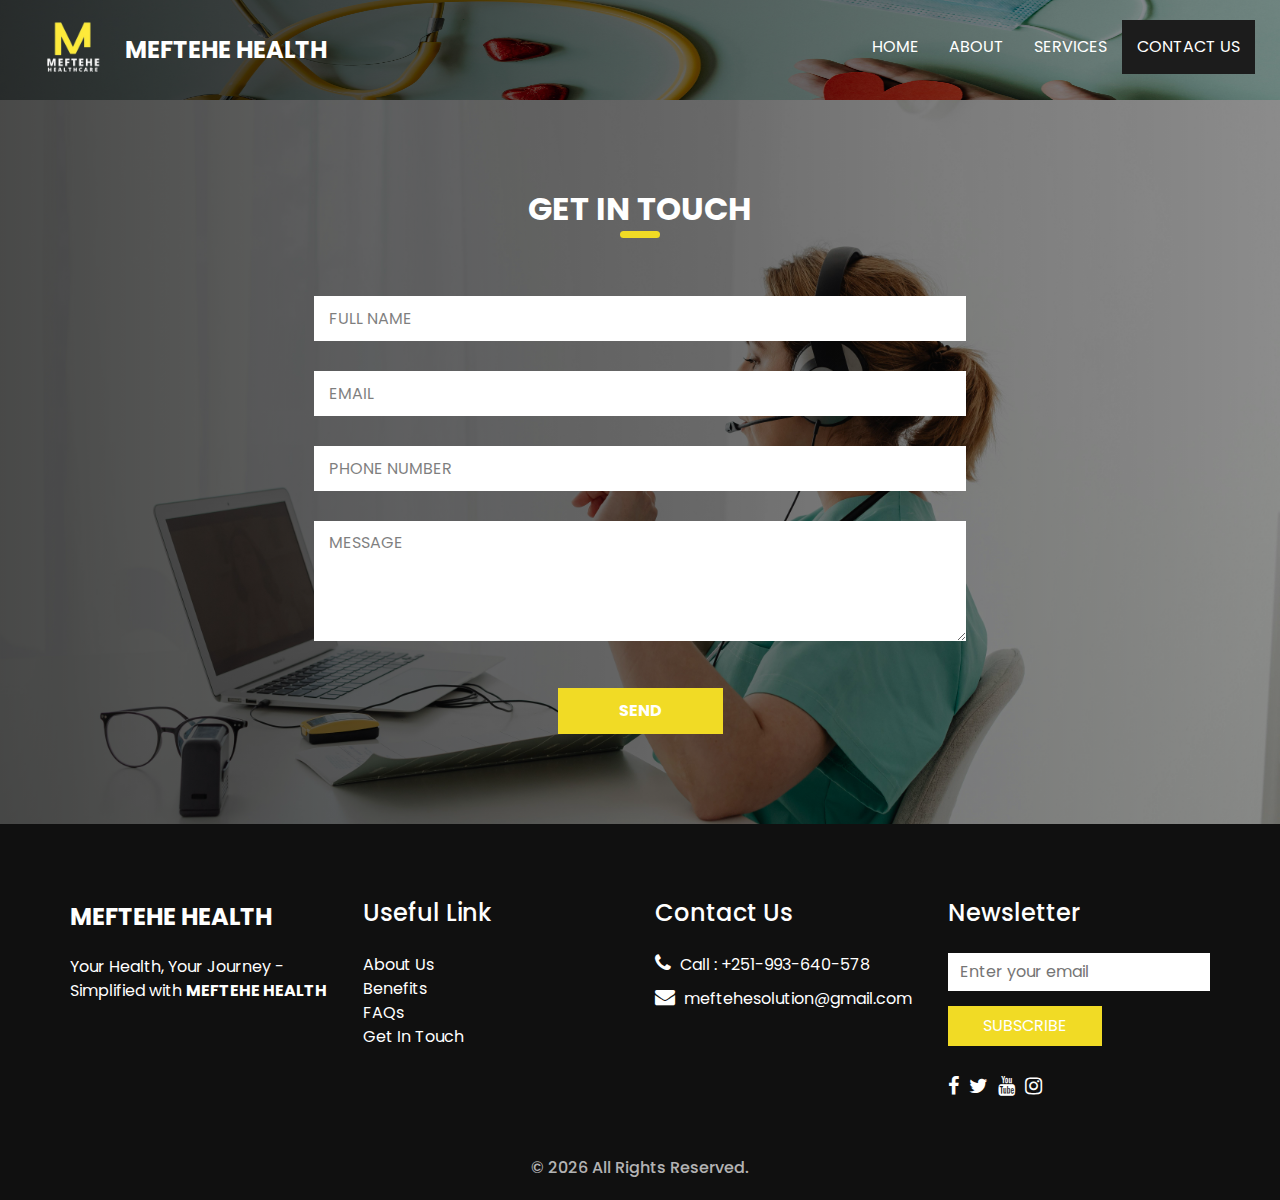
<file: contact.html>
<!DOCTYPE html>
<html>
  <head>
    <!-- Basic -->
    <meta charset="utf-8" />
    <meta http-equiv="X-UA-Compatible" content="IE=edge" />
    <!-- Mobile Metas -->
    <meta
      name="viewport"
      content="width=device-width, initial-scale=1, shrink-to-fit=no"
    />
    <!-- Site Metas -->
    <meta name="keywords" content="" />
    <meta name="description" content="" />
    <meta name="author" content="" />
    <link rel="shortcut icon" href="images/favicon.png" type="image/x-icon" />

    <title>MEFTEHE HEALTH</title>

    <!-- bootstrap core css -->
    <link rel="stylesheet" type="text/css" href="css/bootstrap.css" />

    <!-- fonts style -->
    <link
      href="https://fonts.googleapis.com/css?family=Open+Sans:400,700|Poppins:400,600,700&display=swap"
      rel="stylesheet"
    />

    <!-- Custom styles for this template -->
    <link href="css/style.css" rel="stylesheet" />
    <!-- responsive style -->
    <link href="css/responsive.css" rel="stylesheet" />
  </head>

  <body class="sub_page">
    <div class="hero_area">
      <!-- header section strats -->
      <div class="hero_bg_box">
        <div class="img-box">
          <img src="images/banner.jpg" alt="" />
        </div>
      </div>

      <header class="header_section">
        <div class="header_top">
          <div class="container-fluid">
            <div class="contact_link-container">
              <!-- <a href="" class="contact_link1">
              <i class="fa fa-map-marker" aria-hidden="true"></i>
              <span> Lorem ipsum dolor sit amet, </span>
            </a> -->
              <a href="" class="contact_link2">
                <i class="fa fa-phone" aria-hidden="true"></i>
                <span> Call : +251-993-640-578 </span>
              </a>
              <a href="" class="contact_link3">
                <i class="fa fa-envelope" aria-hidden="true"></i>
                <span> meftehesolution@gmail.com </span>
              </a>
            </div>
          </div>
        </div>
        <div class="header_bottom">
          <div class="container-fluid">
            <nav class="navbar navbar-expand-lg custom_nav-container">
              <img src="images/logo-white.png" alt="" width="100px" />
              <a class="navbar-brand" href="index.html">
                <span> MEFTEHE HEALTH </span>
              </a>
              <button
                class="navbar-toggler"
                type="button"
                data-toggle="collapse"
                data-target="#navbarSupportedContent"
                aria-controls="navbarSupportedContent"
                aria-expanded="false"
                aria-label="Toggle navigation"
              >
                <span class=""></span>
              </button>

              <div
                class="collapse navbar-collapse ml-auto"
                id="navbarSupportedContent"
              >
                <ul class="navbar-nav">
                  <li class="nav-item">
                    <a class="nav-link" href="index.html">Home</a>
                  </li>
                  <li class="nav-item">
                    <a class="nav-link" href="about.html"> About</a>
                  </li>
                  <li class="nav-item">
                    <a class="nav-link" href="service.html"> Services </a>
                  </li>
                  <!-- <li class="nav-item">
                  <a class="nav-link" href="guard.html"> Guards </a>
                </li> -->
                  <li class="nav-item active">
                    <a class="nav-link" href="contact.html"
                      >Contact us <span class="sr-only">(current)</span></a
                    >
                  </li>
                </ul>
              </div>
            </nav>
          </div>
        </div>
      </header>
      <!-- end header section -->
    </div>

    <!-- contact section -->

    <section class="contact_section layout_padding">
      <div class="contact_bg_box">
        <div class="img-box">
          <img src="images/contact-us.jpg" alt="" />
        </div>
      </div>
      <div class="container">
        <div class="heading_container heading_center">
          <h2>Get In touch</h2>
        </div>
        <div class="">
          <div class="row">
            <div class="col-md-7 mx-auto">
              <form action="#">
                <div class="contact_form-container">
                  <div>
                    <div>
                      <input type="text" placeholder="Full Name" />
                    </div>
                    <div>
                      <input type="email" placeholder="Email " />
                    </div>
                    <div>
                      <input type="text" placeholder="Phone Number" />
                    </div>
                    <div class="">
                      <textarea
                        type="text"
                        placeholder="Message"
                        class="message_input"
                      ></textarea>
                    </div>
                    <div class="btn-box">
                      <button type="submit">Send</button>
                    </div>
                  </div>
                </div>
              </form>
            </div>
          </div>
        </div>
      </div>
    </section>

    <!-- end contact section -->

    <!-- info section -->
    <section class="info_section">
      <div class="container">
        <div class="row">
          <div class="col-md-3">
            <div class="info_logo">
              <a class="navbar-brand" href="index.html">
                <span> MEFTEHE HEALTH </span>
              </a>
              <p>
                Your Health, Your Journey - Simplified with
                <strong>MEFTEHE HEALTH</strong>
              </p>
            </div>
          </div>
          <div class="col-md-3">
            <div class="info_links">
              <h5>Useful Link</h5>
              <ul>
                <li>
                  <a href="">About Us</a>
                </li>
                <li>
                  <a href="">Benefits</a>
                </li>
                <li>
                  <a href="">FAQs </a>
                </li>
                <li>
                  <a href="">Get In Touch</a>
                </li>
              </ul>
            </div>
          </div>
          <div class="col-md-3">
            <div class="info_info">
              <h5>Contact Us</h5>
            </div>
            <div class="info_contact">
              <!-- <a href="" class="">
                <i class="fa fa-map-marker" aria-hidden="true"></i>
                <span> Lorem ipsum dolor sit amet, </span>
              </a> -->
              <a href="" class="">
                <i class="fa fa-phone" aria-hidden="true"></i>
                <span> Call : +251-993-640-578 </span>
              </a>
              <a href="" class="">
                <i class="fa fa-envelope" aria-hidden="true"></i>
                <span> meftehesolution@gmail.com </span>
              </a>
            </div>
          </div>
          <div class="col-md-3">
            <div class="info_form">
              <h5>Newsletter</h5>
              <form action="#">
                <input type="email" placeholder="Enter your email" />
                <button>Subscribe</button>
              </form>
              <div class="social_box">
                <a href="">
                  <i class="fa fa-facebook" aria-hidden="true"></i>
                </a>
                <a href="">
                  <i class="fa fa-twitter" aria-hidden="true"></i>
                </a>
                <a href="">
                  <i class="fa fa-youtube" aria-hidden="true"></i>
                </a>
                <a href="">
                  <i class="fa fa-instagram" aria-hidden="true"></i>
                </a>
              </div>
            </div>
          </div>
        </div>
      </div>
    </section>

    <!-- end info_section -->

    <!-- footer section -->
    <footer class="container-fluid footer_section">
      <p>
        &copy; <span id="currentYear"></span> All Rights Reserved.
      </p>
    </footer>
    <!-- footer section -->

    <script src="js/jquery-3.4.1.min.js"></script>
    <script src="js/bootstrap.js"></script>
    <script src="js/custom.js"></script>
  </body>
</html>
</file>
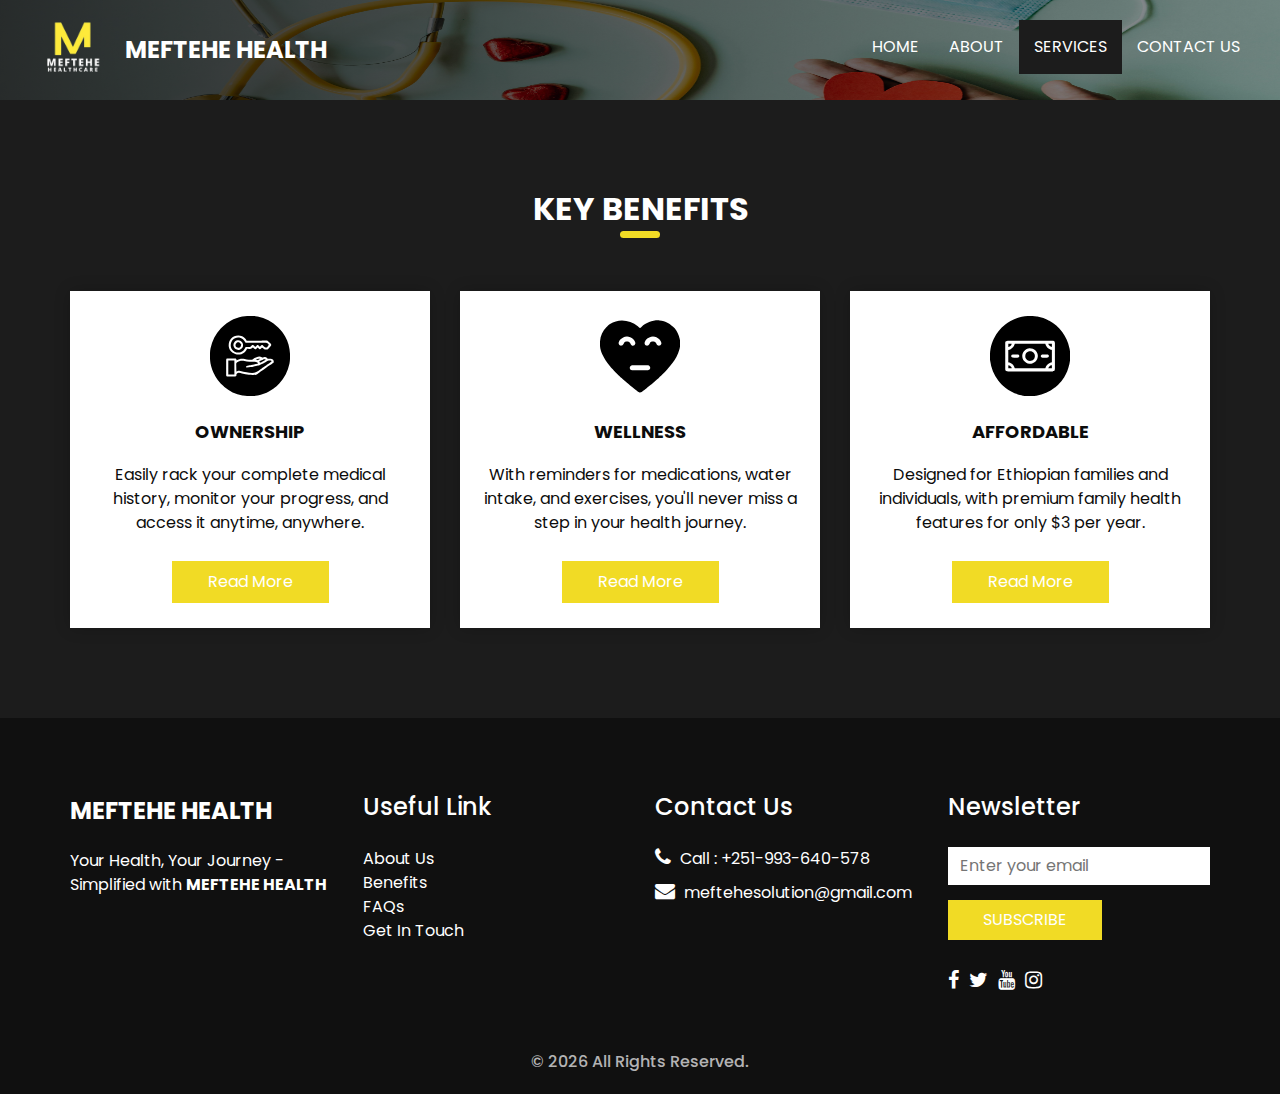
<file: service.html>
<!DOCTYPE html>
<html>
  <head>
    <!-- Basic -->
    <meta charset="utf-8" />
    <meta http-equiv="X-UA-Compatible" content="IE=edge" />
    <!-- Mobile Metas -->
    <meta
      name="viewport"
      content="width=device-width, initial-scale=1, shrink-to-fit=no"
    />
    <!-- Site Metas -->
    <meta name="keywords" content="" />
    <meta name="description" content="" />
    <meta name="author" content="" />
    <link rel="shortcut icon" href="images/favicon.png" type="image/x-icon" />

    <title>MEFTEHE HEALTH</title>

    <!-- bootstrap core css -->
    <link rel="stylesheet" type="text/css" href="css/bootstrap.css" />

    <!-- fonts style -->
    <link
      href="https://fonts.googleapis.com/css?family=Open+Sans:400,700|Poppins:400,600,700&display=swap"
      rel="stylesheet"
    />

    <!-- Custom styles for this template -->
    <link href="css/style.css" rel="stylesheet" />
    <!-- responsive style -->
    <link href="css/responsive.css" rel="stylesheet" />
  </head>

  <body class="sub_page">
    <div class="hero_area">
      <!-- header section strats -->
      <div class="hero_bg_box">
        <div class="img-box">
          <img src="images/banner.jpg" alt="" />
        </div>
      </div>

      <header class="header_section">
        <div class="header_top">
          <div class="container-fluid">
            <div class="contact_link-container">
              <!-- <a href="" class="contact_link1">
              <i class="fa fa-map-marker" aria-hidden="true"></i>
              <span> Lorem ipsum dolor sit amet, </span>
            </a> -->
              <a href="" class="contact_link2">
                <i class="fa fa-phone" aria-hidden="true"></i>
                <span> Call : +251-993-640-578 </span>
              </a>
              <a href="" class="contact_link3">
                <i class="fa fa-envelope" aria-hidden="true"></i>
                <span> meftehesolution@gmail.com </span>
              </a>
            </div>
          </div>
        </div>
        <div class="header_bottom">
          <div class="container-fluid">
            <nav class="navbar navbar-expand-lg custom_nav-container">
              <img src="images/logo-white.png" alt="" width="100px" />
              <a class="navbar-brand" href="index.html">
                <span> MEFTEHE HEALTH </span>
              </a>
              <button
                class="navbar-toggler"
                type="button"
                data-toggle="collapse"
                data-target="#navbarSupportedContent"
                aria-controls="navbarSupportedContent"
                aria-expanded="false"
                aria-label="Toggle navigation"
              >
                <span class=""></span>
              </button>

              <div
                class="collapse navbar-collapse ml-auto"
                id="navbarSupportedContent"
              >
                <ul class="navbar-nav">
                  <li class="nav-item">
                    <a class="nav-link" href="index.html">Home </a>
                  </li>
                  <li class="nav-item">
                    <a class="nav-link" href="about.html"> About</a>
                  </li>
                  <li class="nav-item active">
                    <a class="nav-link" href="service.html">
                      Services <span class="sr-only">(current)</span></a
                    >
                  </li>
                  <!-- <li class="nav-item">
                  <a class="nav-link" href="guard.html"> Guards </a>
                </li> -->
                  <li class="nav-item">
                    <a class="nav-link" href="contact.html">Contact us</a>
                  </li>
                </ul>
              </div>
            </nav>
          </div>
        </div>
      </header>
      <!-- end header section -->
    </div>

    <!-- service section -->

    <section class="service_section layout_padding">
      <div class="container">
        <div class="heading_container heading_center">
          <h2>Key Benefits</h2>
        </div>
        <div class="row">
          <div class="col-md-4">
            <div class="box">
              <div class="img-box">
                <!-- <svg
                  enable-background="new 0 0 512 512"
                  height="512"
                  viewBox="0 0 512 512"
                  width="512"
                  xmlns="http://www.w3.org/2000/svg"
                >
                  <g>
                    <g>
                      <circle cx="256" cy="125" r="15" />
                      <path
                        d="m356 262c-18.955 0-35.996-10.532-44.472-27.484l-2.111-4.223c-2.541-5.083-7.735-8.293-13.417-8.293h-80c-5.682 0-10.876 3.21-13.417 8.292l-2.111 4.222c-8.476 16.954-25.517 27.486-44.472 27.486-8.284 0-15 6.716-15 15v85.597c0 33.654 10.619 65.715 30.708 92.716 20.089 27 47.747 46.384 79.982 56.054 1.406.422 2.858.633 4.31.633s2.904-.211 4.31-.633c32.235-9.67 59.893-29.054 79.982-56.054 20.089-27.001 30.708-59.062 30.708-92.716v-85.597c0-8.284-6.716-15-15-15zm-46.967 87.322-56.568 56.568c-2.929 2.929-6.768 4.394-10.606 4.394s-7.678-1.464-10.606-4.394l-28.284-28.284c-5.858-5.858-5.858-15.355 0-21.213 5.857-5.858 15.355-5.858 21.213 0l17.678 17.677 45.962-45.961c5.857-5.858 15.355-5.858 21.213 0 5.856 5.858 5.856 15.355-.002 21.213z"
                      />
                      <g>
                        <path
                          d="m485.371 179.287-220-176c-5.479-4.383-13.263-4.383-18.741 0l-220 176c-6.469 5.175-7.518 14.614-2.342 21.083 5.175 6.468 14.614 7.517 21.083 2.342l30.629-24.503v232.791c0 8.284 6.716 15 15 15h31.119c-7.333-20.12-11.119-41.476-11.119-63.403v-85.597c0-24.813 20.187-45 45-45 7.632 0 14.226-4.075 17.639-10.901l2.112-4.224c7.67-15.342 23.093-24.875 40.249-24.875h80c17.156 0 32.579 9.533 40.25 24.878l2.111 4.223c3.412 6.824 10.007 10.899 17.639 10.899 24.813 0 45 20.187 45 45v85.597c0 21.927-3.786 43.283-11.119 63.403h31.119c8.284 0 15-6.716 15-15v-232.791l30.629 24.503c2.766 2.213 6.075 3.288 9.361 3.288 4.4 0 8.76-1.927 11.722-5.63 5.176-6.469 4.127-15.908-2.341-21.083zm-229.371-9.287c-24.813 0-45-20.187-45-45s20.187-45 45-45 45 20.187 45 45-20.187 45-45 45z"
                        />
                      </g>
                    </g>
                    <g>
                      <path
                        d="m156 15c0-8.284-6.716-15-15-15h-30c-8.284 0-15 6.716-15 15v70.372l60-48z"
                      />
                    </g>
                  </g>
                </svg> -->
                <img src="images/hand.svg" alt="Ownership" width="80px" />
              </div>
              <div class="detail-box">
                <h6>Ownership</h6>
                <p>
                  Easily rack your complete medical history, monitor your
                  progress, and access it anytime, anywhere.
                </p>
                <a href=""> Read More </a>
              </div>
            </div>
          </div>
          <div class="col-md-4">
            <div class="box">
              <div class="img-box">
                <!-- <svg
                  version="1.1"
                  xmlns="http://www.w3.org/2000/svg"
                  xmlns:xlink="http://www.w3.org/1999/xlink"
                  x="0px"
                  y="0px"
                  viewBox="0 0 512 512"
                  style="enable-background: new 0 0 512 512"
                  xml:space="preserve"
                >
                  <g>
                    <g>
                      <g>
                        <circle cx="219.429" cy="393.143" r="18.286" />
                        <path
                          d="M219.429,329.143c-40.396,0-73.143,32.747-73.143,73.143c0,40.396,32.747,73.143,73.143,73.143
          c40.396,0,73.143-32.747,73.143-73.143C292.525,361.909,259.805,329.189,219.429,329.143z M228.571,428.416V448
          c0,5.049-4.093,9.143-9.143,9.143c-5.049,0-9.143-4.093-9.143-9.143v-19.584c-17.831-4.604-29.458-21.749-27.137-40.018
          c2.32-18.269,17.864-31.963,36.28-31.963c18.416,0,33.959,13.694,36.28,31.963C258.029,406.667,246.403,423.812,228.571,428.416z
          "
                        />
                        <path
                          d="M402.286,274.286v-36.571c-0.01-10.095-8.191-18.276-18.286-18.286H215.772c-12.18-0.01-23.558-6.08-30.348-16.192
          l-20.321-30.487c-3.392-5.109-9.117-8.179-15.25-8.179H54.857c-10.095,0.01-18.276,8.191-18.286,18.286v310.857
          c0.01,10.095,8.191,18.276,18.286,18.286h352.516c-3.294-5.533-5.051-11.846-5.088-18.286V274.286z M304.069,436.92
          c-14.047,34.375-47.506,56.826-84.64,56.795c-37.135,0.031-70.593-22.419-84.64-56.795c-14.047-34.375-5.888-73.833,20.64-99.818
          v-35.388c0.04-35.33,28.67-63.96,64-64c35.33,0.039,63.961,28.67,64,64v35.388C309.957,363.087,318.116,402.545,304.069,436.92z"
                        />
                        <path
                          d="M384,73.143h41.929l-60.214-60.214v41.929C365.724,64.952,373.905,73.133,384,73.143z"
                        />
                        <path
                          d="M265.143,323.227v-21.513c-0.044-25.229-20.485-45.67-45.714-45.714c-25.235,0.03-45.685,20.479-45.714,45.714v21.513
          C201.959,306.734,236.898,306.734,265.143,323.227z"
                        />
                        <path
                          d="M420.571,256v219.429c10.095-0.01,18.276-8.191,18.286-18.286V91.429H384c-20.188-0.023-36.548-16.383-36.571-36.571V0
          h-256C81.334,0.01,73.153,8.191,73.143,18.286v128h76.71c12.247-0.005,23.684,6.122,30.464,16.321l20.295,30.446
          c3.395,5.048,9.077,8.08,15.161,8.089H384c20.188,0.023,36.548,16.383,36.571,36.571V256z M310.857,182.857h-91.429
          c-5.049,0-9.143-4.093-9.143-9.143s4.093-9.143,9.143-9.143h91.429c5.049,0,9.143,4.093,9.143,9.143
          S315.907,182.857,310.857,182.857z M310.857,146.286H201.143c-5.049,0-9.143-4.093-9.143-9.143c0-5.049,4.093-9.143,9.143-9.143
          h109.714c5.049,0,9.143,4.093,9.143,9.143C320,142.192,315.907,146.286,310.857,146.286z M310.857,109.714H109.714
          c-5.049,0-9.143-4.093-9.143-9.143c0-5.049,4.093-9.143,9.143-9.143h201.143c5.049,0,9.143,4.093,9.143,9.143
          C320,105.621,315.907,109.714,310.857,109.714z M310.857,73.143H109.714c-5.049,0-9.143-4.093-9.143-9.143
          s4.093-9.143,9.143-9.143h201.143c5.049,0,9.143,4.093,9.143,9.143S315.907,73.143,310.857,73.143z"
                        />
                        <path
                          d="M457.143,265.143v192c-0.023,20.188-16.383,36.548-36.571,36.571c0.01,10.095,8.191,18.276,18.286,18.286h18.286
          c10.095-0.01,18.276-8.191,18.286-18.286V283.429C475.419,273.334,467.238,265.153,457.143,265.143z"
                        />
                      </g>
                    </g>
                  </g>
                  <g></g>
                  <g></g>
                  <g></g>
                  <g></g>
                  <g></g>
                  <g></g>
                  <g></g>
                  <g></g>
                  <g></g>
                  <g></g>
                  <g></g>
                  <g></g>
                  <g></g>
                  <g></g>
                  <g></g>
                </svg> -->
                <img src="images/sceptic.svg" alt="Tracking" width="80px" />
              </div>
              <div class="detail-box">
                <h6>Wellness</h6>
                <p>
                  With reminders for medications, water intake, and exercises,
                  you'll never miss a step in your health journey.
                </p>
                <a href=""> Read More </a>
              </div>
            </div>
          </div>
          <div class="col-md-4">
            <div class="box">
              <div class="img-box">
                <!-- <svg
                  version="1.1"
                  xmlns="http://www.w3.org/2000/svg"
                  xmlns:xlink="http://www.w3.org/1999/xlink"
                  x="0px"
                  y="0px"
                  viewBox="0 0 512 512"
                  style="enable-background: new 0 0 512 512"
                  xml:space="preserve"
                >
                  <g>
                    <g>
                      <path
                        d="M332,423.518V512h60v-15C392,460.784,366.197,430.487,332,423.518z"
                      />
                    </g>
                  </g>
                  <g>
                    <g>
                      <path
                        d="M407,272h-38.298c6.211-9.549,11.184-21.85,14.971-32.595c38.58-3.058,69.119-35.067,69.119-74.405
                 c0-24.814-20.186-45-45-45h-17.263c-3.373-30.112-16.168-58.339-38.108-80.581C326.639,14.004,290.742,0,255,0
                 c-69.309,0-125.911,52.685-133.484,120H105c-24.814,0-45,20.186-45,45c0,24.476,11.836,46.095,30.066,59.685
                 C90.062,224.797,90,224.888,90,225v48.516C39.25,280.873,0,324.245,0,377v60c0,41.353,33.633,75,75,75h227v-90h-15H105
                 c-8.291,0-15-6.709-15-15v-60c0-8.291,6.709-15,15-15s15,6.709,15,15v45h120v-61.373c4.988,0.569,9.946,1.373,15,1.373
                 s12.012-0.804,17-1.373V392h15h30h75v-45c0-8.291,6.709-15,15-15c8.291,0,15,6.709,15,15v60c0,8.291-6.709,15-15,15h-16.75
                 c19.534,19.08,31.75,45.608,31.75,75v15h15c41.367,0,75-33.647,75-75v-60C512,319.109,464.891,272,407,272z M392,195v-45h15.791
                 c8.262,0,15,6.724,15,15c0,20.33-13.638,37.354-32.179,42.914C391.033,203.597,392,199.378,392,195z M255,30
                 c27.803,0,56.229,10.928,76.209,30.63c16.238,16.45,26.111,37.178,29.319,59.37H287c-8.291,0-15,6.709-15,15v15h-32v-15
                 c0-8.291-6.709-15-15-15h-73.484C158.873,69.25,202.244,30,255,30z M90,165c0-8.276,6.738-15,15-15h15v45
                 c0,4.292,0.956,8.425,1.362,12.66C103.239,201.843,90,185.03,90,165z M120,272v-34.219c2.75,0.564,5.449,1.283,8.298,1.542
                 c3.787,10.774,8.774,23.103,15,32.677H120z M326.316,275.706c-29.136,25.422-72.715,31.761-108.047,19.067
                 c-11.777-4.237-22.866-10.593-32.578-19.063c-20.881-18.376-33.043-46.22-34.929-73.644C159.448,206.968,169.332,210,180,210
                 c11.235,0,21.636-3.298,30.637-8.694C213.739,223.118,232.346,240,255,240c8.291,0,17-6.709,17-15s-8.709-15-17-15
                 c-8.262,0-15-6.724-15-15v-15h40.346c10.411,17.847,29.55,30,51.654,30c10.668,0,20.552-3.032,29.238-7.934
                 C359.352,229.501,347.186,257.357,326.316,275.706z"
                      />
                    </g>
                  </g>
                  <g></g>
                  <g></g>
                  <g></g>
                  <g></g>
                  <g></g>
                  <g></g>
                  <g></g>
                  <g></g>
                  <g></g>
                  <g></g>
                  <g></g>
                  <g></g>
                  <g></g>
                  <g></g>
                  <g></g>
                </svg> -->
                <img src="images/money.svg" alt="Ownership" width="80px" />
              </div>
              <div class="detail-box">
                <h6>Affordable</h6>
                <p>
                  Designed for Ethiopian families and individuals, with premium
                  family health features for only $3 per year.
                </p>
                <a href=""> Read More </a>
              </div>
            </div>
          </div>
        </div>
      </div>
    </section>

    <!-- end service section -->

    <!-- info section -->
    <section class="info_section">
      <div class="container">
        <div class="row">
          <div class="col-md-3">
            <div class="info_logo">
              <a class="navbar-brand" href="index.html">
                <span> MEFTEHE HEALTH </span>
              </a>
              <p>
                Your Health, Your Journey - Simplified with
                <strong>MEFTEHE HEALTH</strong>
              </p>
            </div>
          </div>
          <div class="col-md-3">
            <div class="info_links">
              <h5>Useful Link</h5>
              <ul>
                <li>
                  <a href="">About Us</a>
                </li>
                <li>
                  <a href="">Benefits</a>
                </li>
                <li>
                  <a href="">FAQs </a>
                </li>
                <li>
                  <a href="">Get In Touch</a>
                </li>
              </ul>
            </div>
          </div>
          <div class="col-md-3">
            <div class="info_info">
              <h5>Contact Us</h5>
            </div>
            <div class="info_contact">
              <!-- <a href="" class="">
                <i class="fa fa-map-marker" aria-hidden="true"></i>
                <span> Lorem ipsum dolor sit amet, </span>
              </a> -->
              <a href="" class="">
                <i class="fa fa-phone" aria-hidden="true"></i>
                <span> Call : +251-993-640-578 </span>
              </a>
              <a href="" class="">
                <i class="fa fa-envelope" aria-hidden="true"></i>
                <span> meftehesolution@gmail.com </span>
              </a>
            </div>
          </div>
          <div class="col-md-3">
            <div class="info_form">
              <h5>Newsletter</h5>
              <form action="#">
                <input type="email" placeholder="Enter your email" />
                <button>Subscribe</button>
              </form>
              <div class="social_box">
                <a href="">
                  <i class="fa fa-facebook" aria-hidden="true"></i>
                </a>
                <a href="">
                  <i class="fa fa-twitter" aria-hidden="true"></i>
                </a>
                <a href="">
                  <i class="fa fa-youtube" aria-hidden="true"></i>
                </a>
                <a href="">
                  <i class="fa fa-instagram" aria-hidden="true"></i>
                </a>
              </div>
            </div>
          </div>
        </div>
      </div>
    </section>

    <!-- end info_section -->

    <!-- footer section -->
    <footer class="container-fluid footer_section">
      <p>
        &copy; <span id="currentYear"></span> All Rights Reserved.
      </p>
    </footer>
    <!-- footer section -->

    <script src="js/jquery-3.4.1.min.js"></script>
    <script src="js/bootstrap.js"></script>
    <script src="js/custom.js"></script>
  </body>
</html>
</file>
<file: css/responsive.css>
@media (max-width: 1120px) {}

@media (max-width: 992px) {
  .hero_area {
    min-height: auto;
  }

  .navbar-nav {
    align-items: center;
  }

  .custom_nav-container .navbar-toggler {
    margin-bottom: 15px;
  }

  .custom_nav-container.navbar-expand-lg .navbar-nav .nav-item .nav-link {
    padding: 10px 25px;
    margin: 5px 0;
  }

  .custom_nav-container.navbar-expand-lg .form-inline {
    justify-content: center;
  }

  .custom_nav-container.navbar-expand-lg {
    padding-top: 10px;
    align-items: center;
  }

  .custom_nav-container .navbar-brand{
    display: none;
  }

  .slider_section {
    padding: 45px 0 150px 0;
  }

  .slider_section .detail-box .btn-box a {
    width: 50%;
    text-align: center;
    margin: 5px;
  }
  

  .slider_section .carousel-inner .row{
    width: 100%;
  }

  .sub_page .custom_nav-container.navbar-expand-lg .navbar-nav .nav-item .nav-link {
    padding-bottom: 15px;
  }
}

@media (max-width: 768px) {
  .slider_section ol.carousel-indicators {
    justify-content: center;
  }

  .slider_section {
    text-align: center;
  }

  .slider_section .img-box {
    margin-top: 35px;
  }

  .slider_section .detail-box .btn-box {
    justify-content: center;
    flex-wrap: wrap;
  }

  .about_section .heading_container {
    margin-bottom: 0;
  }

  .about_section .row {
    flex-direction: column-reverse;
  }

  .about_section .detail-box {
    margin-left: 0;
    width: 100%;
    box-shadow: 0 0 5px 0 rgba(0, 0, 0, 0.15);
  }

  .how_it_works_section .heading_container {
    margin-bottom: 0;
  }

  .how_it_works_section .row {
    flex-direction: column;
  }

  .how_it_works_section .detail-box {
    margin-left: 0;
    width: 100%;
    box-shadow: 0 0 5px 0 rgba(0, 0, 0, 0.15);
  }

  .service_section .service_container {
    flex-wrap: wrap;
  }

  .client_section .carousel_btn-box {
    margin-top: 25px;
  }

  .client_section .carousel-control-prev,
  .client_section .carousel-control-next {
    position: unset;
    transform: none;
    margin: 0 2.5px;
  }

  .info_section .row .col-md-3 {

    display: flex;
    flex-direction: column;
    align-items: center;
    text-align: center;

  }

  .info_section .info_logo {
    align-items: center;
  }

  .info_section .info_form .social_box {
    justify-content: center;
  }

  .info_section .info_form .social_box a {
    margin: 0 5px;
  }
}

@media (max-width: 576px) {
  .header_top a span {
    display: none;
  }

  .slider_section .detail-box h1 {
    font-size: 2.5rem;
    line-height: 55px;
  }
}

@media (max-width: 480px) {}

@media (max-width: 420px) {}

@media (max-width: 376px) {}

@media (min-width: 1200px) {
  .container {
    max-width: 1170px;
  }
}
</file>
<file: css/style.css>
@import url("font-awesome.min.css");
body {
  font-family: "Poppins", sans-serif;
  color: #0c0c0c;
  background-color: #ffffff;
}

.layout_padding {
  padding-top: 90px;
  padding-bottom: 90px;
}

.layout_padding2 {
  padding-top: 45px;
  padding-bottom: 45px;
}

.layout_padding2-top {
  padding-top: 45px;
}

.layout_padding2-bottom {
  padding-bottom: 45px;
}

.layout_padding-top {
  padding-top: 90px;
}

.layout_padding-bottom {
  padding-bottom: 90px;
}

.heading_container {
  display: -webkit-box;
  display: -ms-flexbox;
  display: flex;
  -webkit-box-orient: vertical;
  -webkit-box-direction: normal;
      -ms-flex-direction: column;
          flex-direction: column;
}

.heading_container h2 {
  position: relative;
  font-weight: bold;
  text-transform: uppercase;
  padding-bottom: 10px;
}

.heading_container h2::before {
  content: "";
  width: 40px;
  height: 7px;
  background-color: #f1db25;
  border-radius: 10px;
  position: absolute;
  bottom: 0;
  left: 0;
}

.heading_container.heading_center {
  -webkit-box-align: center;
      -ms-flex-align: center;
          align-items: center;
  text-align: center;
}

.heading_container.heading_center h2::before {
  left: 50%;
  -webkit-transform: translateX(-50%);
          transform: translateX(-50%);
}

/*header section*/
.hero_area {
  min-height: 100vh;
  display: -webkit-box;
  display: -ms-flexbox;
  display: flex;
  -webkit-box-orient: vertical;
  -webkit-box-direction: normal;
      -ms-flex-direction: column;
          flex-direction: column;
  position: relative;
}

.hero_bg_box {
  position: absolute;
  top: 0;
  left: 0;
  width: 100%;
  height: 100%;
  overflow: hidden;
  z-index: -1;
  display: -webkit-box;
  display: -ms-flexbox;
  display: flex;
  -webkit-box-pack: center;
      -ms-flex-pack: center;
          justify-content: center;
}

.hero_bg_box .img-box {
  width: 100%;
}

.hero_bg_box .img-box img {
  min-width: 100%;
  max-height: 100%;
}

.hero_bg_box::before {
  content: "";
  position: absolute;
  top: 0;
  left: 0;
  width: 100%;
  height: 100%;
  background: -webkit-gradient(linear, left top, right top, from(rgba(0, 0, 0, 0.8)), to(rgba(0, 0, 0, 0.35)));
  background: linear-gradient(to right, rgba(0, 0, 0, 0.8), rgba(0, 0, 0, 0.35));
}

.sub_page .hero_area {
  min-height: auto;
}

.sub_page .custom_nav-container.navbar-expand-lg .navbar-nav .nav-item .nav-link {
  padding-bottom: 21px;
}

.hero_area.sub_pages {
  height: auto;
}

.header_section {
  padding: 0;
}

.header_section .container-fluid {
  padding-right: 25px;
  padding-left: 25px;
}

.header_section .nav_container {
  margin: 0 auto;
}

.header_top {
  background-color: #1c1c1c;
  padding: 15px 0;
  display: none;
}

.header_top .contact_link-container {
  display: -webkit-box;
  display: -ms-flexbox;
  display: flex;
  -webkit-box-pack: justify;
      -ms-flex-pack: justify;
          justify-content: space-between;
}

.header_top .contact_link-container a {
  display: -webkit-box;
  display: -ms-flexbox;
  display: flex;
  -webkit-box-align: center;
      -ms-flex-align: center;
          align-items: center;
  color: #ffffff;
  font-size: 15px;
}

.header_top .contact_link-container a i {
  font-size: 20px;
  color: #f1db25;
  margin-right: 5px;
}

#navbarSupportedContent {
  -webkit-box-pack: justify;
      -ms-flex-pack: justify;
          justify-content: space-between;
}

.custom_nav-container {
  z-index: 99999;
  padding: 0;
}

.custom_nav-container .navbar-nav {
  margin-left: auto;
}

.custom_nav-container .navbar-nav .nav-item .nav-link {
  padding: 15px;
  color: #ffffff;
  text-align: center;
  text-transform: uppercase;
  -webkit-transition: all .2s;
  transition: all .2s;
}

.custom_nav-container .navbar-nav .nav-item:hover .nav-link, .custom_nav-container .navbar-nav .nav-item.active .nav-link {
  background-color: #1c1c1c;
  padding: 15px !important;
}

a,
a:hover,
a:focus {
  text-decoration: none;
}

a:hover,
a:focus {
  color: initial;
}

.btn,
.btn:focus {
  outline: none !important;
  -webkit-box-shadow: none;
          box-shadow: none;
}

.navbar-brand {
  display: -webkit-box;
  display: -ms-flexbox;
  display: flex;
  -webkit-box-orient: vertical;
  -webkit-box-direction: normal;
      -ms-flex-direction: column;
          flex-direction: column;
  -webkit-box-align: center;
      -ms-flex-align: center;
          align-items: center;
}

.navbar-brand span {
  font-weight: bold;
  color: #ffffff;
  font-size: 24px;
}

.custom_nav-container .navbar-toggler {
  outline: none;
}

.custom_nav-container .navbar-toggler {
  padding: 0;
  width: 37px;
  height: 42px;
  -webkit-transition: all 0.3s;
  transition: all 0.3s;
}

.custom_nav-container .navbar-toggler span {
  display: block;
  width: 32px;
  height: 4px;
  background-color: #ffffff;
  border-radius: 15px;
  margin: 7px 0;
  -webkit-transition: all 0.3s;
  transition: all 0.3s;
  position: relative;
  transition: all 0.3s;
}

.custom_nav-container .navbar-toggler span::before, .custom_nav-container .navbar-toggler span::after {
  content: "";
  position: absolute;
  left: 0;
  height: 100%;
  width: 100%;
  background-color: #ffffff;
  border-radius: 15px;
  top: -10px;
  -webkit-transition: all 0.3s;
  transition: all 0.3s;
}

.custom_nav-container .navbar-toggler span::after {
  top: 10px;
}

.custom_nav-container .navbar-toggler[aria-expanded="true"] {
  -webkit-transform: rotate(360deg);
          transform: rotate(360deg);
}

.custom_nav-container .navbar-toggler[aria-expanded="true"] span {
  -webkit-transform: rotate(45deg);
          transform: rotate(45deg);
}

.custom_nav-container .navbar-toggler[aria-expanded="true"] span::before, .custom_nav-container .navbar-toggler[aria-expanded="true"] span::after {
  -webkit-transform: rotate(90deg);
          transform: rotate(90deg);
  top: 0;
}

/*end header section*/
/* slider section */
.slider_section {
  -webkit-box-flex: 1;
      -ms-flex: 1;
          flex: 1;
  display: -webkit-box;
  display: -ms-flexbox;
  display: flex;
  -webkit-box-orient: vertical;
  -webkit-box-direction: normal;
      -ms-flex-direction: column;
          flex-direction: column;
  -webkit-box-pack: center;
      -ms-flex-pack: center;
          justify-content: center;
  color: #ffffff;
}

.slider_section .row {
  -webkit-box-align: center;
      -ms-flex-align: center;
          align-items: center;
}

.slider_section .detail-box {
  width: 100%;
  margin: 0 auto;
}

.slider_section .detail-box h1 {
  text-transform: uppercase;
  font-size: 3rem;
  color: #ffffff;
  font-weight: 600;
}

.slider_section .detail-box h1 span {
  color: #f1db25;
}

.slider_section .detail-box p {
  margin-top: 25px;
}

.slider_section .detail-box .btn-box {
  display: -webkit-box;
  display: -ms-flexbox;
  display: flex;
  margin-top: 30px;
}

.slider_section .detail-box .btn-box a {
  width: 40%;
  text-align: center;
  margin: 5px;
}

.slider_section .detail-box .btn-box .btn-1 {
  display: inline-block;
  padding: 10px 35px;
  background-color: #ffffff;
  color: #000000;
  -webkit-transition: all 0.3s;
  transition: all 0.3s;
  border: 1px solid transparent;
}

.slider_section .detail-box .btn-box .btn-1:hover {
  background-color: transparent;
  border-color: #ffffff;
  color: #ffffff;
}

.slider_section .detail-box .btn-box .btn-2 {
  display: inline-block;
  padding: 10px 35px;
  background-color: #f1db25;
  color: #ffffff;
  -webkit-transition: all 0.3s;
  transition: all 0.3s;
  border: 1px solid transparent;
}

.slider_section .detail-box .btn-box .btn-2:hover {
  background-color: transparent;
  border-color: #f1db25;
  color: #f1db25;
}

.slider_section .img-box {
  display: -webkit-box;
  display: -ms-flexbox;
  display: flex;
}

.slider_section .img-box img {
  width: 100%;
}

.slider_section .idicator_container {
  position: relative;
}

.slider_section ol.carousel-indicators {
  margin: 0;
  bottom: -75px;
  -webkit-box-pack: end;
      -ms-flex-pack: end;
          justify-content: flex-end;
}

.slider_section ol.carousel-indicators li {
  width: 20px;
  height: 20px;
  border-radius: 100%;
  text-align: center;
  background-color: #f1db25;
  opacity: 1;
  border: none;
  margin: 0 4px;
}

.slider_section ol.carousel-indicators li.active {
  background-color: #ffffff;
}

.about_section .row {
  -webkit-box-align: center;
      -ms-flex-align: center;
          align-items: center;
}

.about_section .img_container .img-box img {
  width: 100%;
}

.about_section .detail-box {
  background-color: #ffffff;
  padding: 45px 25px;
  -webkit-box-shadow: 0 0 5px 0 rgba(0, 0, 0, 0.05);
          box-shadow: 0 0 5px 0 rgba(0, 0, 0, 0.05);
  position: relative;
  margin-left: -45px;
}

.about_section .detail-box p {
  margin-top: 5px;
}

.about_section .detail-box a {
  display: inline-block;
  padding: 10px 35px;
  background-color: #f1db25;
  color: #ffffff;
  -webkit-transition: all 0.3s;
  transition: all 0.3s;
  border: 1px solid transparent;
  text-transform: uppercase;
}

.about_section .detail-box a:hover {
  background-color: transparent;
  border-color: #f1db25;
  color: #f1db25;
}

.service_section {
  background-color: #1c1c1c;
}

.service_section .heading_container {
  color: #ffffff;
}

.service_section .box {
  background-color: #ffffff;
  padding: 25px 15px;
  text-align: center;
  -webkit-box-shadow: 0 0 15px 0 rgba(0, 0, 0, 0.2);
          box-shadow: 0 0 15px 0 rgba(0, 0, 0, 0.2);
  margin-top: 45px;
}

.service_section .box .img-box svg {
  width: 75px;
  height: auto;
  fill: #1c1c1c;
}

.service_section .box .detail-box {
  margin-top: 25px;
}

.service_section .box .detail-box h6 {
  font-size: 18px;
  font-weight: bold;
  text-transform: uppercase;
  margin-bottom: 20px;
}

.service_section .box .detail-box a {
  display: inline-block;
  padding: 8px 35px;
  background-color: #f1db25;
  color: #ffffff;
  -webkit-transition: all 0.3s;
  transition: all 0.3s;
  border: 1px solid transparent;
  margin-top: 10px;
}

.service_section .box .detail-box a:hover {
  background-color: transparent;
  border-color: #f1db25;
  color: #f1db25;
}

.client_section {
  text-align: center;
}

.client_section #carouselExampleControls {
  padding: 0 10%;
}

.client_section .box {
  display: -webkit-box;
  display: -ms-flexbox;
  display: flex;
  -webkit-box-orient: vertical;
  -webkit-box-direction: normal;
      -ms-flex-direction: column;
          flex-direction: column;
  -webkit-box-align: center;
      -ms-flex-align: center;
          align-items: center;
  margin-top: 45px;
}

.client_section .box .img-box {
  width: 145px;
}

.client_section .box .img-box img {
  width: 100%;
}

.client_section .box .detail-box {
  display: -webkit-box;
  display: -ms-flexbox;
  display: flex;
  -webkit-box-orient: vertical;
  -webkit-box-direction: normal;
      -ms-flex-direction: column;
          flex-direction: column;
  -webkit-box-align: center;
      -ms-flex-align: center;
          align-items: center;
  margin-top: 20px;
}

.client_section .box .detail-box h4 {
  font-weight: bold;
  font-size: 18px;
  padding: 0 10px;
  border-bottom: 1px solid #ffffff;
}

.client_section .box .detail-box p {
  margin-top: 10px;
}

.client_section .carousel_btn-box {
  display: -webkit-box;
  display: -ms-flexbox;
  display: flex;
  -webkit-box-pack: center;
      -ms-flex-pack: center;
          justify-content: center;
}

.client_section .carousel-control-prev,
.client_section .carousel-control-next {
  position: absolute;
  top: 50%;
  width: 45px;
  height: 45px;
  border: none;
  opacity: 1;
  background-color: #1c1c1c;
  color: #ffffff;
  border-radius: 100%;
  -webkit-transform: translateY(-50%);
          transform: translateY(-50%);
  font-size: 18px;
}

.client_section .carousel-control-prev:hover,
.client_section .carousel-control-next:hover {
  background-color: #f1db25;
}

.client_section .carousel-control-prev {
  left: 0;
}

.client_section .carousel-control-next {
  left: initial;
  right: 0;
}

/* FAQ section */

.faq_section {
  padding: 50px 0;
  background-color: #1c1c1c;
}
.faq_section .heading_center h2 {
  margin-bottom: 30px;
  font-size: 28px;
  font-weight: bold;
  color: #ffffff;
}
.faq_container {
  max-width: 800px;
  margin: 0 auto;
}
.faq_item {
  margin-bottom: 20px;
}
.faq_item h4 {
  font-size: 18px;
  font-weight: bold;
  color: #ffffff;
}
.faq_item p {
  font-size: 16px;
  color: #e8e8e8;
  margin: 5px 0 0;
}

/* end FAQ section */


/* how it works section */

.how_it_works_section .row {
  -webkit-box-align: center;
      -ms-flex-align: center;
          align-items: center;
}

.how_it_works_section .img_container .img-box img {
  width: 100%;
}

.how_it_works_section .detail-box {
  background-color: #ffffff;
  padding: 30px 25px;
  -webkit-box-shadow: 0 0 5px 0 rgba(0, 0, 0, 0.05);
          box-shadow: 0 0 5px 0 rgba(0, 0, 0, 0.05);
  position: relative;
  margin-right: -45px;
  z-index: 1;
}

.how_it_works_section .detail-box h4 {
  font-size: 20px;
  font-weight: bold;
  color: #333;
  margin-bottom: 10px;
}

.how_it_works_section .detail-box p {
  margin-top: 5px;
  font-size: 16px;
  color: #555;
  margin-bottom: 20px;
}

.how_it_works_section .detail-box a {
  display: inline-block;
  padding: 10px 35px;
  background-color: #f1db25;
  color: #ffffff;
  -webkit-transition: all 0.3s;
  transition: all 0.3s;
  border: 1px solid transparent;
  text-transform: uppercase;
}

.how_it_works_section .detail-box a:hover {
  background-color: transparent;
  border-color: #f1db25;
  color: #f1db25;
}

/* end how it works section */

/* contact section */
.contact_section {
  position: relative;
  color: #ffffff;
}

.contact_section .row {
  -webkit-box-align: center;
      -ms-flex-align: center;
          align-items: center;
}

.contact_section .contact_form-container {
  margin-top: 35px;
}

.contact_section .contact_form-container input, textarea {
  border: none;
  outline: none;
  color: #000000;
  height: 45px;
  width: 100%;
  margin: 15px 0;
  padding-left: 15px;
  background-color: #ffffff;
}

.contact_section .contact_form-container input::-webkit-input-placeholder {
  color: #000000;
  opacity: 0.5;
  text-transform: uppercase;
}

.contact_section .contact_form-container input:-ms-input-placeholder {
  color: #000000;
  opacity: 0.5;
  text-transform: uppercase;
}

.contact_section .contact_form-container input::-ms-input-placeholder {
  color: #000000;
  opacity: 0.5;
  text-transform: uppercase;
}

.contact_section .contact_form-container input::placeholder {
  color: #000000;
  opacity: 0.5;
  text-transform: uppercase;
}

.contact_section .contact_form-container textarea::placeholder {
  color: #000000;
  opacity: 0.5;
  text-transform: uppercase;
}

.contact_section .contact_form-container textarea.message_input {
  padding-top: 10px;
  height: 120px;
}

.contact_section .contact_form-container .btn-box {
  display: -webkit-box;
  display: -ms-flexbox;
  display: flex;
  -webkit-box-pack: center;
      -ms-flex-pack: center;
          justify-content: center;
  margin-top: 25px;
}

.contact_section .contact_form-container button {
  display: inline-block;
  padding: 10px 60px;
  background-color: #f1db25;
  color: #ffffff;
  -webkit-transition: all 0.3s;
  transition: all 0.3s;
  border: 1px solid transparent;
  text-transform: uppercase;
  font-weight: bold;
}

.contact_section .contact_form-container button:hover {
  background-color: transparent;
  border-color: #f1db25;
  color: #f1db25;
}

.contact_bg_box {
  position: absolute;
  top: 0;
  left: 0;
  width: 100%;
  height: 100%;
  overflow: hidden;
  z-index: -1;
  display: -webkit-box;
  display: -ms-flexbox;
  display: flex;
  -webkit-box-pack: center;
      -ms-flex-pack: center;
          justify-content: center;
  -webkit-box-align: center;
      -ms-flex-align: center;
          align-items: center;
}

.contact_bg_box .img-box {
  width: 100%;
}

.contact_bg_box .img-box img {
  max-width: 100%;
  max-height: 100%;
}

.contact_bg_box::before {
  content: "";
  position: absolute;
  top: 0;
  left: 0;
  width: 100%;
  height: 100%;
  background: -webkit-gradient(linear, left top, right top, from(rgba(0, 0, 0, 0.7)), to(rgba(0, 0, 0, 0.35)));
  background: linear-gradient(to right, rgba(0, 0, 0, 0.7), rgba(0, 0, 0, 0.35));
}

/* end contact section */
.team_section .box {
  display: -webkit-box;
  display: -ms-flexbox;
  display: none;
  -webkit-box-orient: vertical;
  -webkit-box-direction: normal;
      -ms-flex-direction: column;
          flex-direction: column;
  overflow: hidden;
  margin-top: 45px;
  position: relative;
}

.team_section .box .img-box {
  width: 100%;
}

.team_section .box .img-box img {
  width: 100%;
}

.team_section .box .detail-box {
  position: absolute;
  width: 100%;
  color: #ffffff;
  padding: 25px 15px;
  text-align: center;
  bottom: 0;
  background-color: rgba(28, 28, 28, 0.75);
}

.team_section .btn-box {
  display: -webkit-box;
  display: -ms-flexbox;
  display: flex;
  -webkit-box-pack: center;
      -ms-flex-pack: center;
          justify-content: center;
  margin-top: 45px;
}

.team_section .btn-box a {
  display: inline-block;
  padding: 10px 45px;
  background-color: #f1db25;
  color: #ffffff;
  -webkit-transition: all 0.3s;
  transition: all 0.3s;
  border: 1px solid transparent;
}

.team_section .btn-box a:hover {
  background-color: transparent;
  border-color: #f1db25;
  color: #f1db25;
}

.info_section {
  background-color: #101010;
  color: #ffffff;
  padding: 75px 0 10px 0;
}

.info_section .row > div {
  margin-bottom: 25px;
}

.info_section h5 {
  margin-bottom: 25px;
  font-size: 24px;
}

.info_section .info_logo {
  display: -webkit-box;
  display: -ms-flexbox;
  display: flex;
  -webkit-box-orient: vertical;
  -webkit-box-direction: normal;
      -ms-flex-direction: column;
          flex-direction: column;
  -webkit-box-align: start;
      -ms-flex-align: start;
          align-items: flex-start;
}

.info_section .info_logo .navbar-brand {
  padding: 0;
  margin-bottom: 20px;
}

.info_section .info_logo .navbar-brand span {
  font-size: 24px;
  color: #ffffff;
}

.info_section .info_links ul {
  padding: 0;
}

.info_section .info_links ul li {
  list-style-type: none;
}

.info_section .info_links ul li a {
  color: #ffffff;
}

.info_section .info_contact {
  display: -webkit-box;
  display: -ms-flexbox;
  display: flex;
  -webkit-box-orient: vertical;
  -webkit-box-direction: normal;
      -ms-flex-direction: column;
          flex-direction: column;
}

.info_section .info_contact a {
  color: #ffffff;
  margin-bottom: 10px;
}

.info_section .info_contact a i {
  font-size: 20px;
  margin-right: 5px;
}

.info_section .info_form form input {
  outline: none;
  border: none;
  width: 100%;
  padding: 7px 12px;
  /* border-radius: 30px; */
}

.info_section .info_form form button {
  padding: 8px 35px;
  outline: none;
  border: none;
  color: #ffffff;
  background: #f1db25;
  /* border-radius: 30px; */
  margin-top: 15px;
  text-transform: uppercase;
}

.info_section .info_form .social_box {
  margin-top: 25px;
  width: 100%;
  display: -webkit-box;
  display: -ms-flexbox;
  display: flex;
}

.info_section .info_form .social_box a {
  margin-right: 10px;
  color: #ffffff;
  font-size: 20px;
}

/* footer section*/
.footer_section {
  font-weight: 500;
  display: -webkit-box;
  display: -ms-flexbox;
  display: flex;
  -webkit-box-pack: center;
      -ms-flex-pack: center;
          justify-content: center;
  padding: 20px;
  background-color: #101010;
}

.footer_section p {
  color: rgba(254, 254, 255, 0.7);
  margin: 0;
  text-align: center;
}

.footer_section a {
  color: rgba(254, 254, 255, 0.7);
}

/* end footer section*/
/*# sourceMappingURL=style.css.map */
</file>
